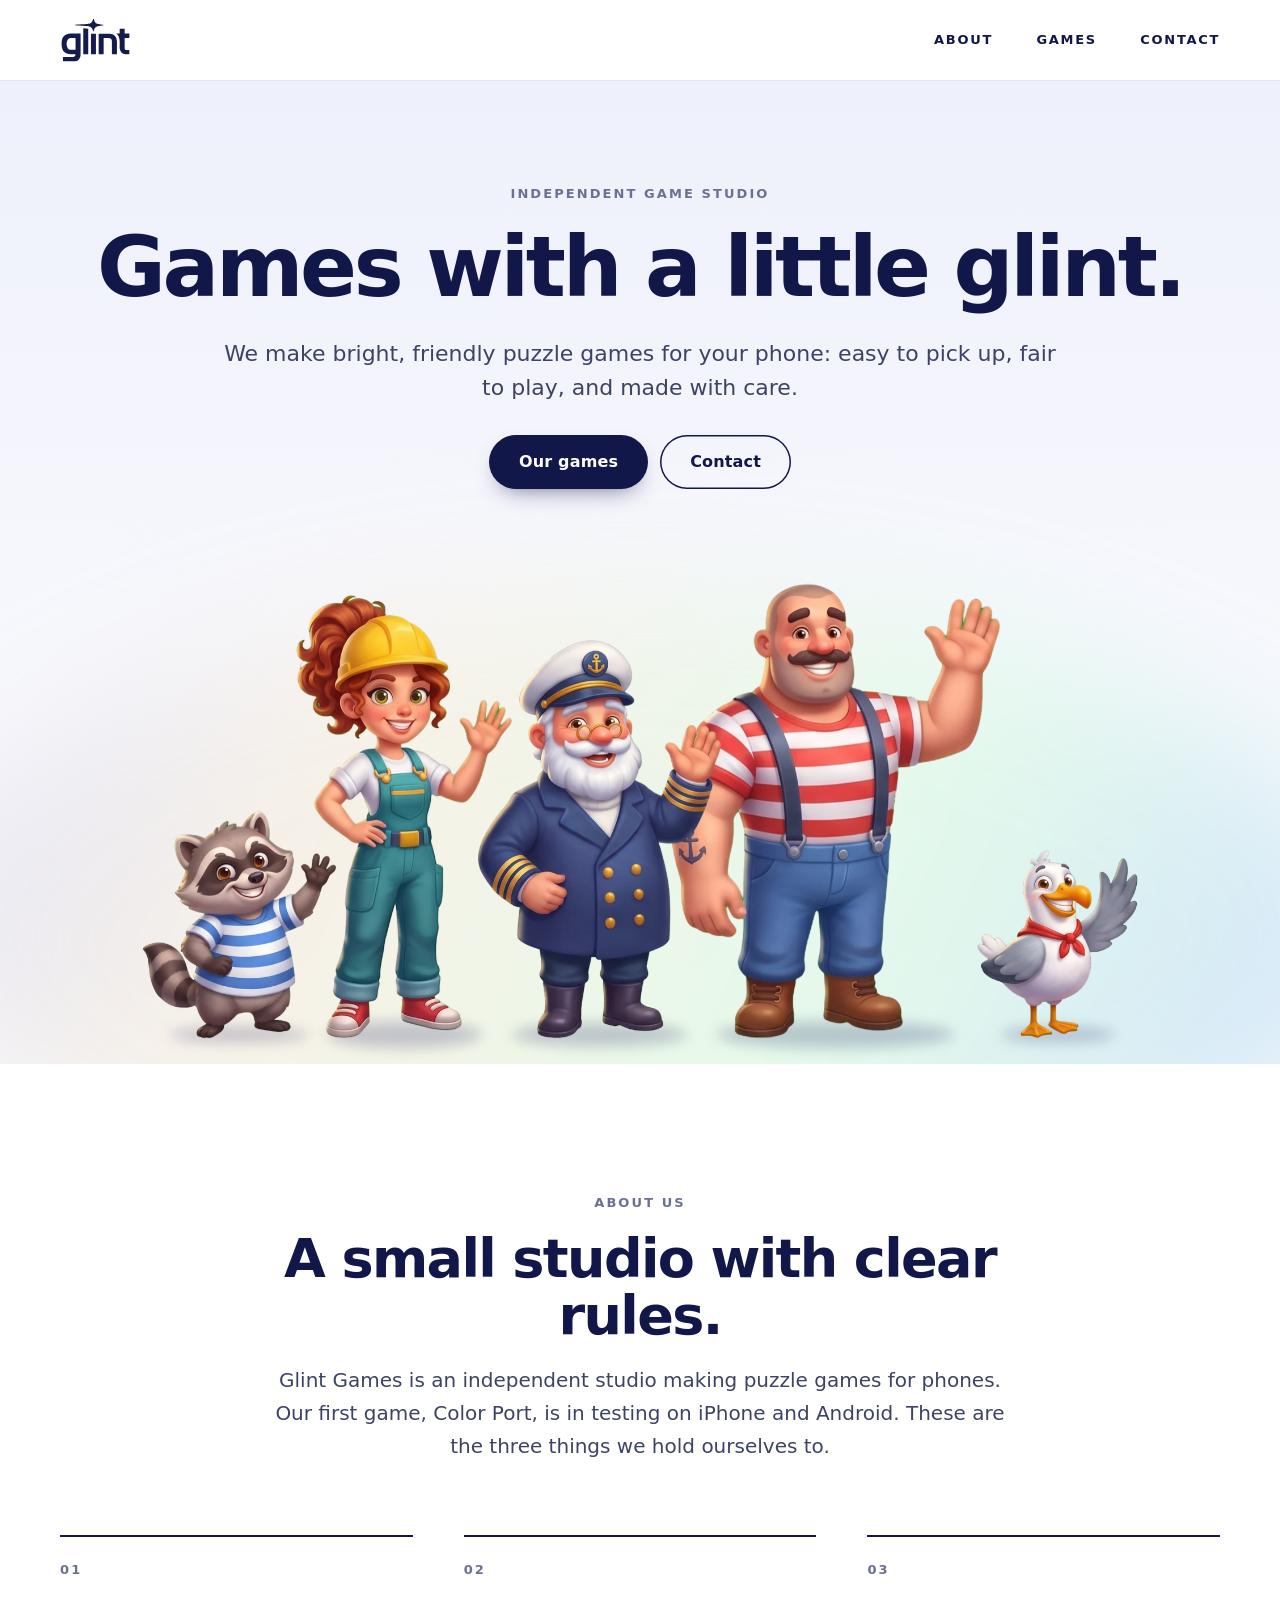
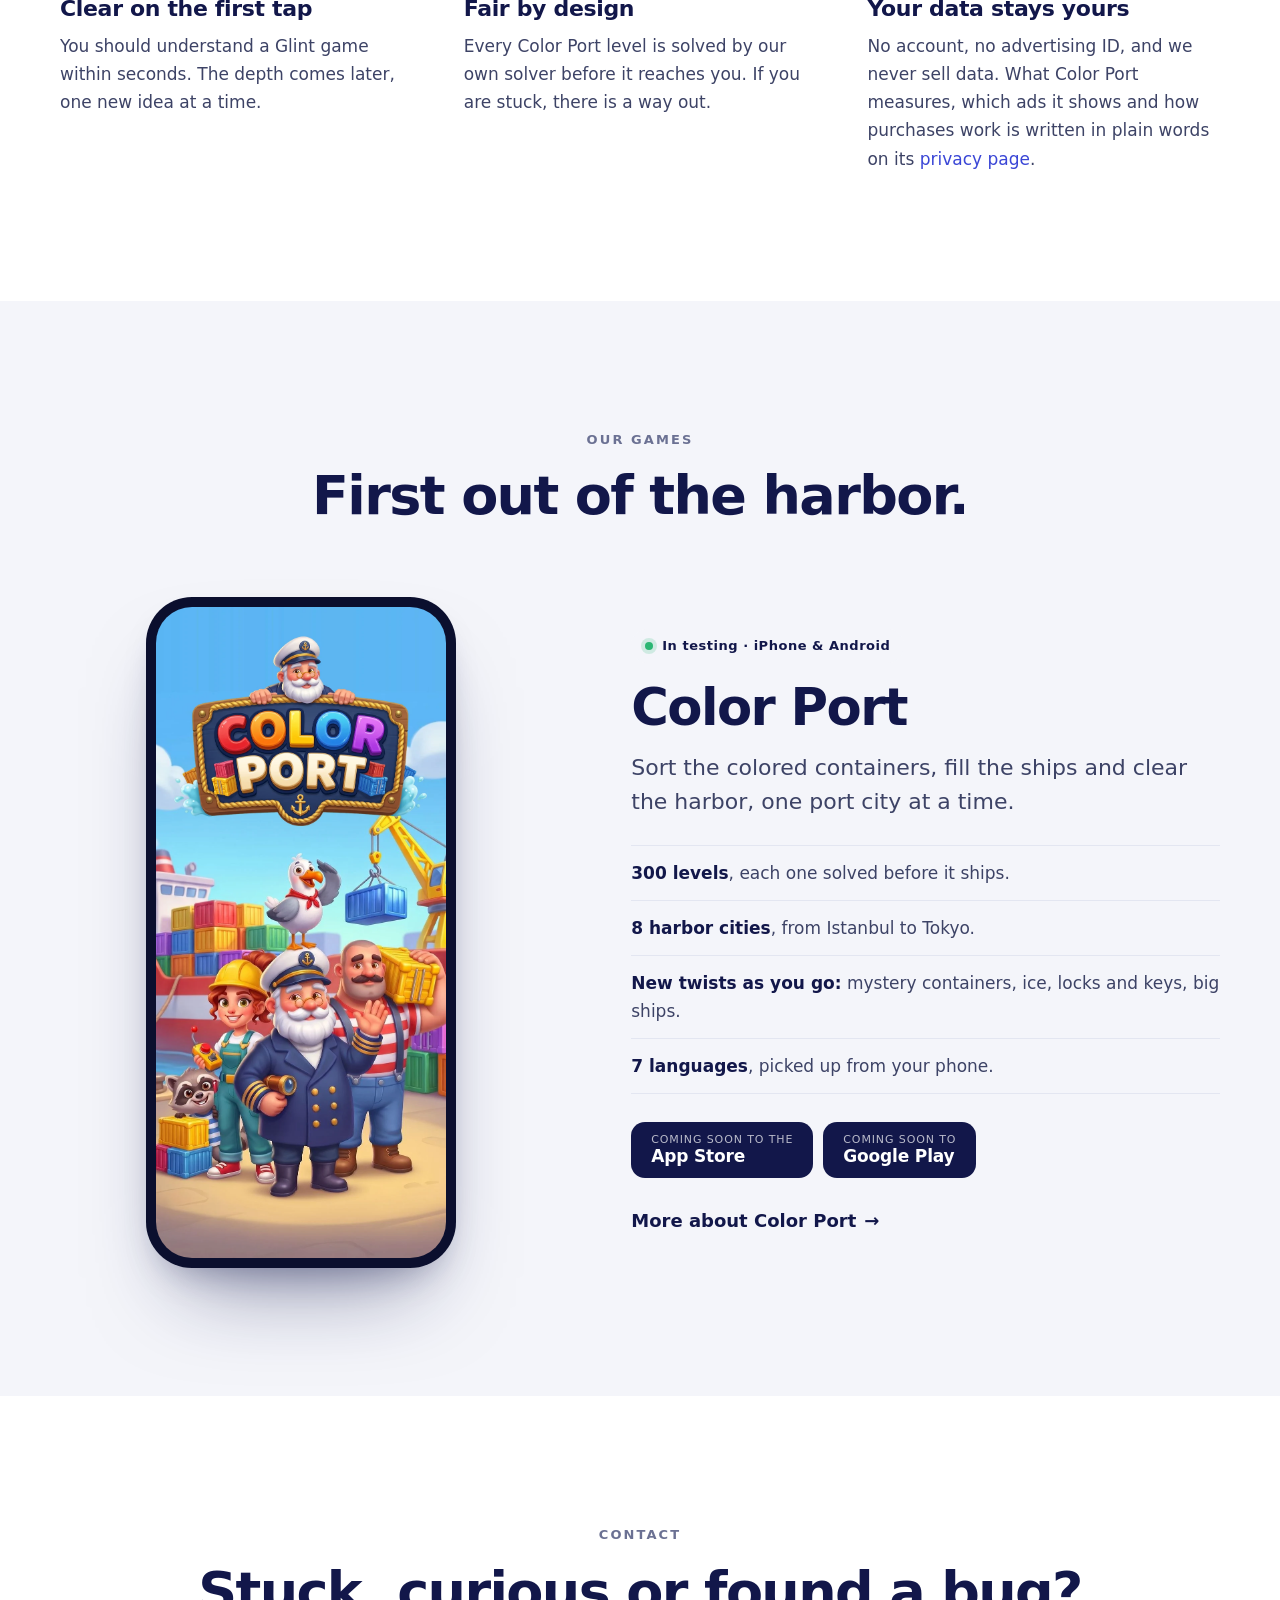
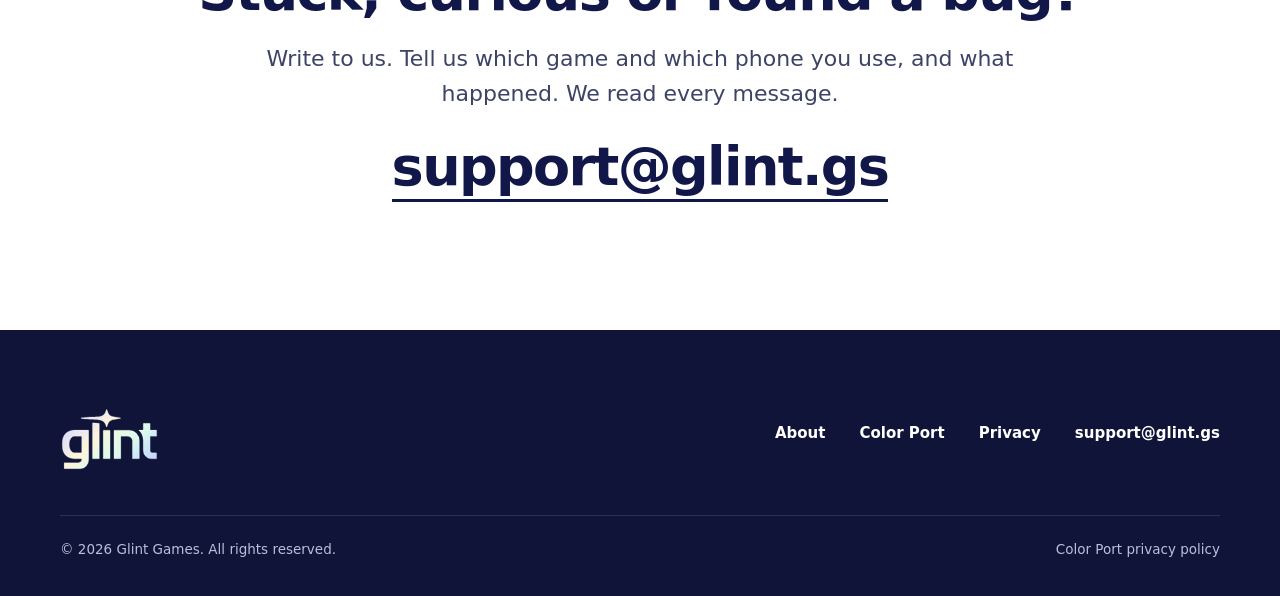
<file: index.html>
<!doctype html>
<html lang="en">
<head>
<meta charset="utf-8">
<meta name="viewport" content="width=device-width, initial-scale=1">
<title>Glint Games — puzzle games made with care</title>
<meta name="description" content="Glint Games is an independent studio making bright, friendly puzzle games for your phone. Our first game is Color Port.">
<link rel="canonical" href="https://glint.gs/">
<link rel="icon" href="/assets/glint-mark.svg" type="image/svg+xml">
<link rel="icon" href="/assets/favicon.png" type="image/png">
<link rel="apple-touch-icon" href="/assets/apple-touch-icon.png">
<meta name="theme-color" content="#ffffff">
<meta property="og:type" content="website">
<meta property="og:site_name" content="Glint Games">
<meta property="og:title" content="Glint Games — puzzle games made with care">
<meta property="og:description" content="Glint Games is an independent studio making bright, friendly puzzle games for your phone. Our first game is Color Port.">
<meta property="og:url" content="https://glint.gs/">
<meta property="og:image" content="https://glint.gs/assets/og.jpg">
<meta name="twitter:card" content="summary_large_image">
<script>document.documentElement.className = 'js';</script>
<link rel="stylesheet" href="/assets/site.css">
</head>
<body>
<a class="skip" href="#main">Skip to content</a>
<header class="top">
  <div class="wrap bar">
    <a class="brand" href="/" aria-label="Glint Games, home"><img src="/assets/glint-logo-light.svg" alt="Glint Games" width="1041" height="674"></a>
    <nav class="nav" aria-label="Main">
      <a href="/#about">About</a>
      <a href="/#games">Games</a>
      <a href="/#contact">Contact</a>
    </nav>
  </div>
</header>

<main id="main">
  <div class="hero">
    <div class="wrap">
      <p class="eyebrow">Independent game studio</p>
      <h1>Games with a little glint.</h1>
      <p class="lead">We make bright, friendly puzzle games for your phone: easy to pick up, fair to play, and made with care.</p>
      <div class="btns">
        <a class="btn primary" href="#games">Our games</a>
        <a class="btn ghost" href="#contact">Contact</a>
      </div>
      <img class="crew" src="/assets/crew.webp" srcset="/assets/crew-900.webp 900w, /assets/crew.webp 1834w" sizes="(max-width: 560px) 106vw, (max-width: 1100px) 94vw, 1040px" width="1834" height="900" alt="The crew of Color Port waving: Rocco the raccoon, Mia the crane engineer, Captain Otto, Bruno the dock worker and Pip the seagull.">
    </div>
  </div>

  <section id="about">
    <div class="wrap">
      <div class="head rise">
        <p class="eyebrow">About us</p>
        <h2>A small studio with clear rules.</h2>
        <p>Glint Games is an independent studio making puzzle games for phones. Our first game, Color Port, is in testing on iPhone and Android. These are the three things we hold ourselves to.</p>
      </div>
      <div class="rules">
        <div class="rule rise"><span class="num">01</span><h3>Clear on the first tap</h3><p>You should understand a Glint game within seconds. The depth comes later, one new idea at a time.</p></div>
        <div class="rule rise"><span class="num">02</span><h3>Fair by design</h3><p>Every Color Port level is solved by our own solver before it reaches you. If you are stuck, there is a way out.</p></div>
        <div class="rule rise"><span class="num">03</span><h3>Your data stays yours</h3><p>No account, no advertising ID, and we never sell data. What Color Port measures, which ads it shows and how purchases work is written in plain words on its <a href="/color-port/privacy/">privacy page</a>.</p></div>
      </div>
    </div>
  </section>

  <section id="games" class="band">
    <div class="wrap">
      <div class="head rise">
        <p class="eyebrow">Our games</p>
        <h2>First out of the harbor.</h2>
      </div>
      <div class="game">
        <div class="art rise"><div class="phone"><img src="/color-port/key.webp" width="900" height="1950" loading="lazy" alt="The opening screen of Color Port: the title sign above the crew standing on the quay."></div></div>
        <div class="rise">
          <span class="chip">In testing · iPhone &amp; Android</span>
          <h3>Color Port</h3>
          <p class="lead">Sort the colored containers, fill the ships and clear the harbor, one port city at a time.</p>
          <ul class="facts">
            <li><strong>300 levels</strong>, each one solved before it ships.</li>
            <li><strong>8 harbor cities</strong>, from Istanbul to Tokyo.</li>
            <li><strong>New twists as you go:</strong> mystery containers, ice, locks and keys, big ships.</li>
            <li><strong>7 languages</strong>, picked up from your phone.</li>
          </ul>
          <div class="stores" aria-label="Where it will be available">
            <span class="store"><small>Coming soon to the</small><b>App Store</b></span>
            <span class="store"><small>Coming soon to</small><b>Google Play</b></span>
          </div>
          <p style="margin-top:28px"><a class="more" href="/color-port/">More about Color Port</a></p>
        </div>
      </div>
    </div>
  </section>

  <section id="contact" class="contact">
    <div class="wrap rise">
      <p class="eyebrow">Contact</p>
      <h2>Stuck, curious or found a bug?</h2>
      <p class="lead" style="margin:22px auto 0">Write to us. Tell us which game and which phone you use, and what happened. We read every message.</p>
      <a class="mail" href="mailto:support@glint.gs">support@glint.gs</a>
    </div>
  </section>
</main>

<footer>
  <div class="wrap">
    <div class="foot">
      <a href="/" aria-label="Glint Games, home"><img src="/assets/glint-logo-dark.svg" alt="Glint Games" width="1041" height="674" loading="lazy"></a>
      <nav aria-label="Footer">
        <a href="/#about">About</a>
        <a href="/color-port/">Color Port</a>
        <a href="/privacy/">Privacy</a>
        <a href="mailto:support@glint.gs">support@glint.gs</a>
      </nav>
    </div>
    <div class="legal">
      <span>© 2026 Glint Games. All rights reserved.</span>
      <a href="/color-port/privacy/" style="color:inherit">Color Port privacy policy</a>
    </div>
  </div>
</footer>
<script>(() => { const els = document.querySelectorAll('.rise'); if (!('IntersectionObserver' in window)) { els.forEach((e) => e.classList.add('in')); return; } const io = new IntersectionObserver((es) => es.forEach((e) => { if (e.isIntersecting) { e.target.classList.add('in'); io.unobserve(e.target); } }), { rootMargin: '0px 0px -8% 0px' }); els.forEach((e) => io.observe(e)); })();</script>
</body>
</html>
</file>
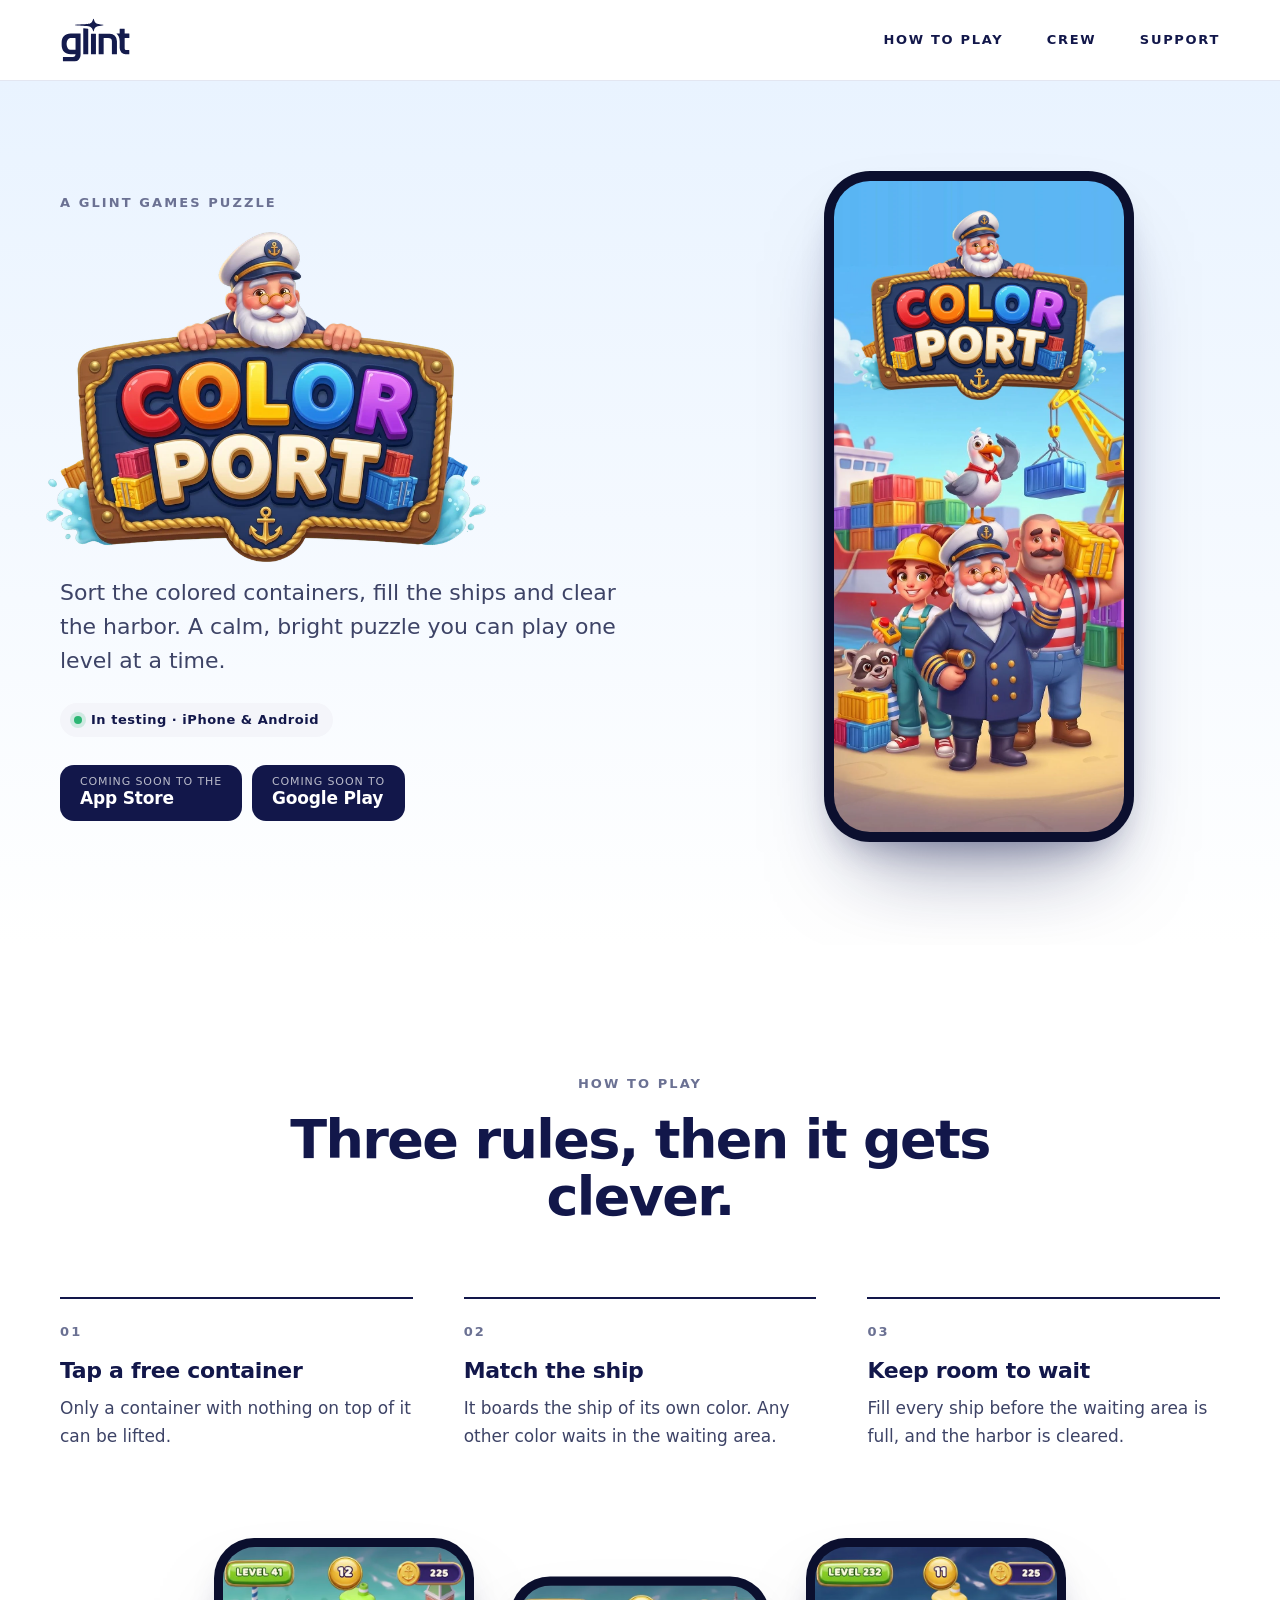
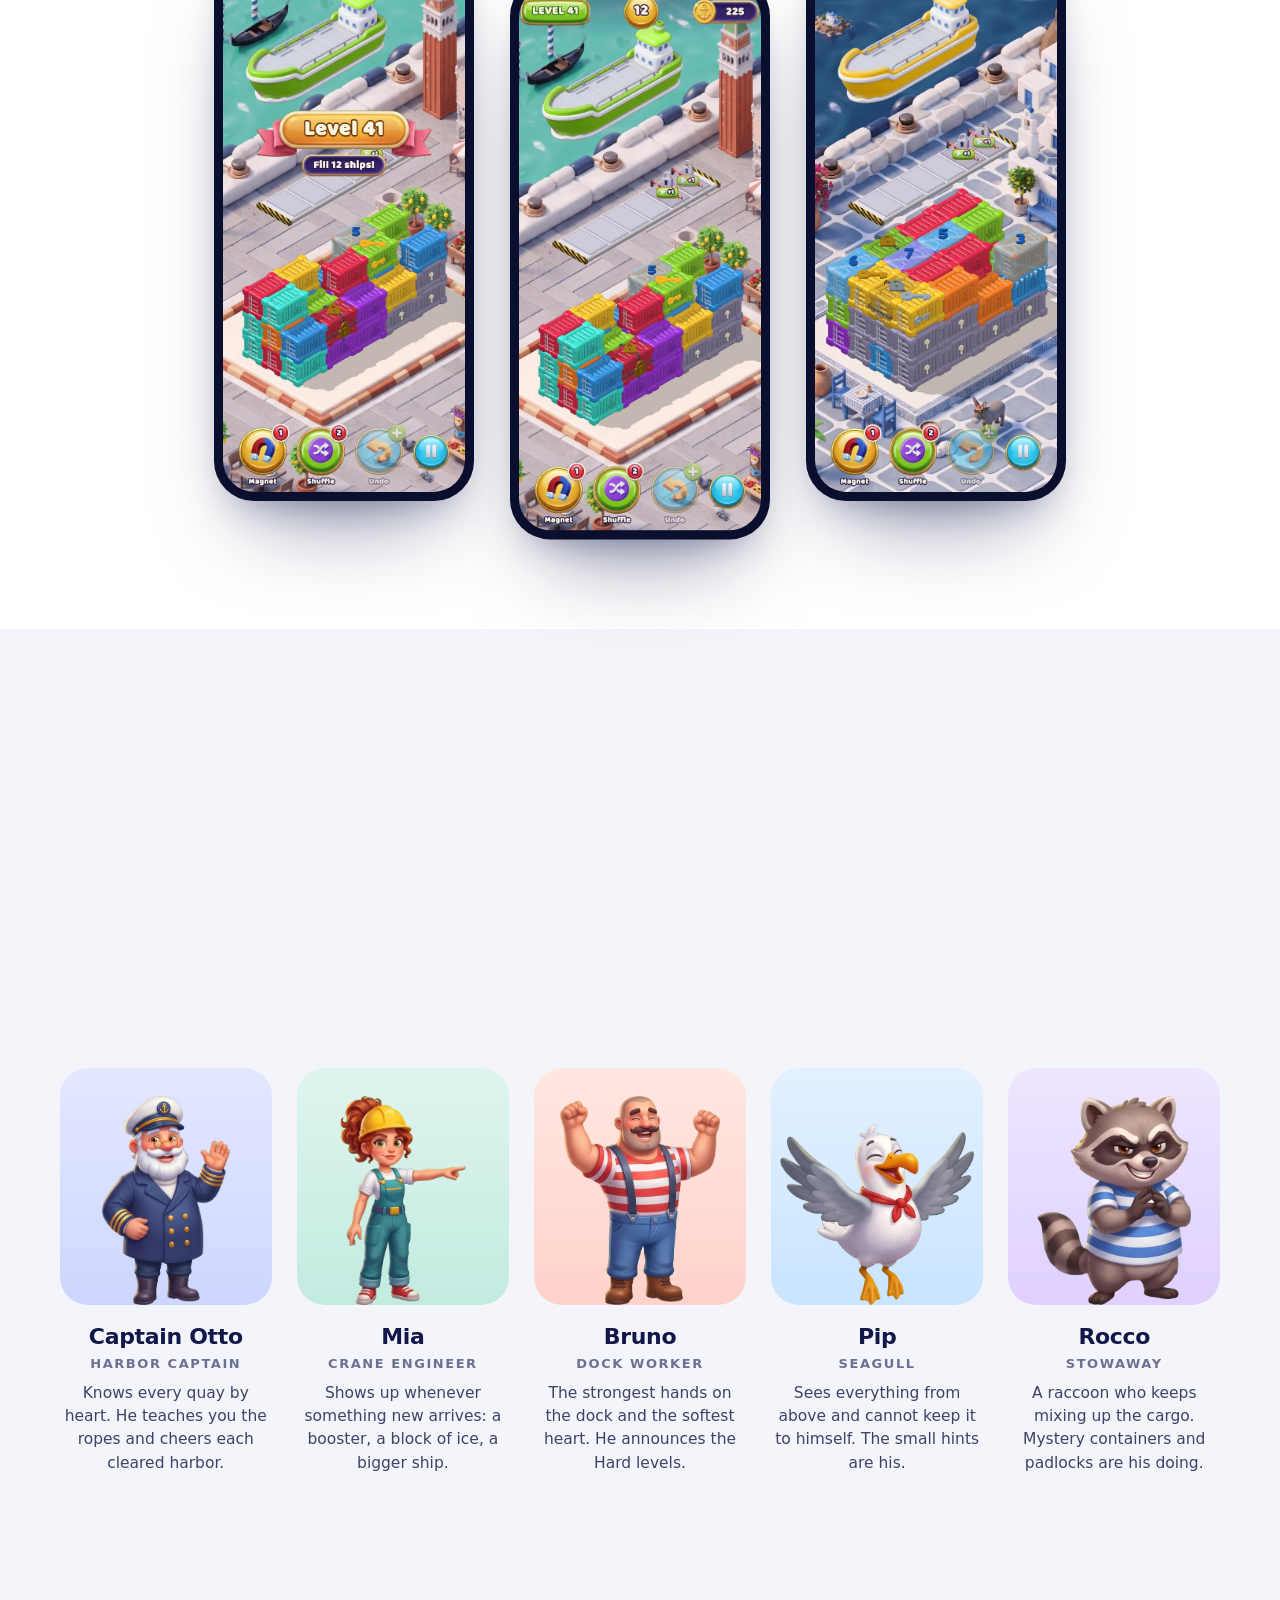
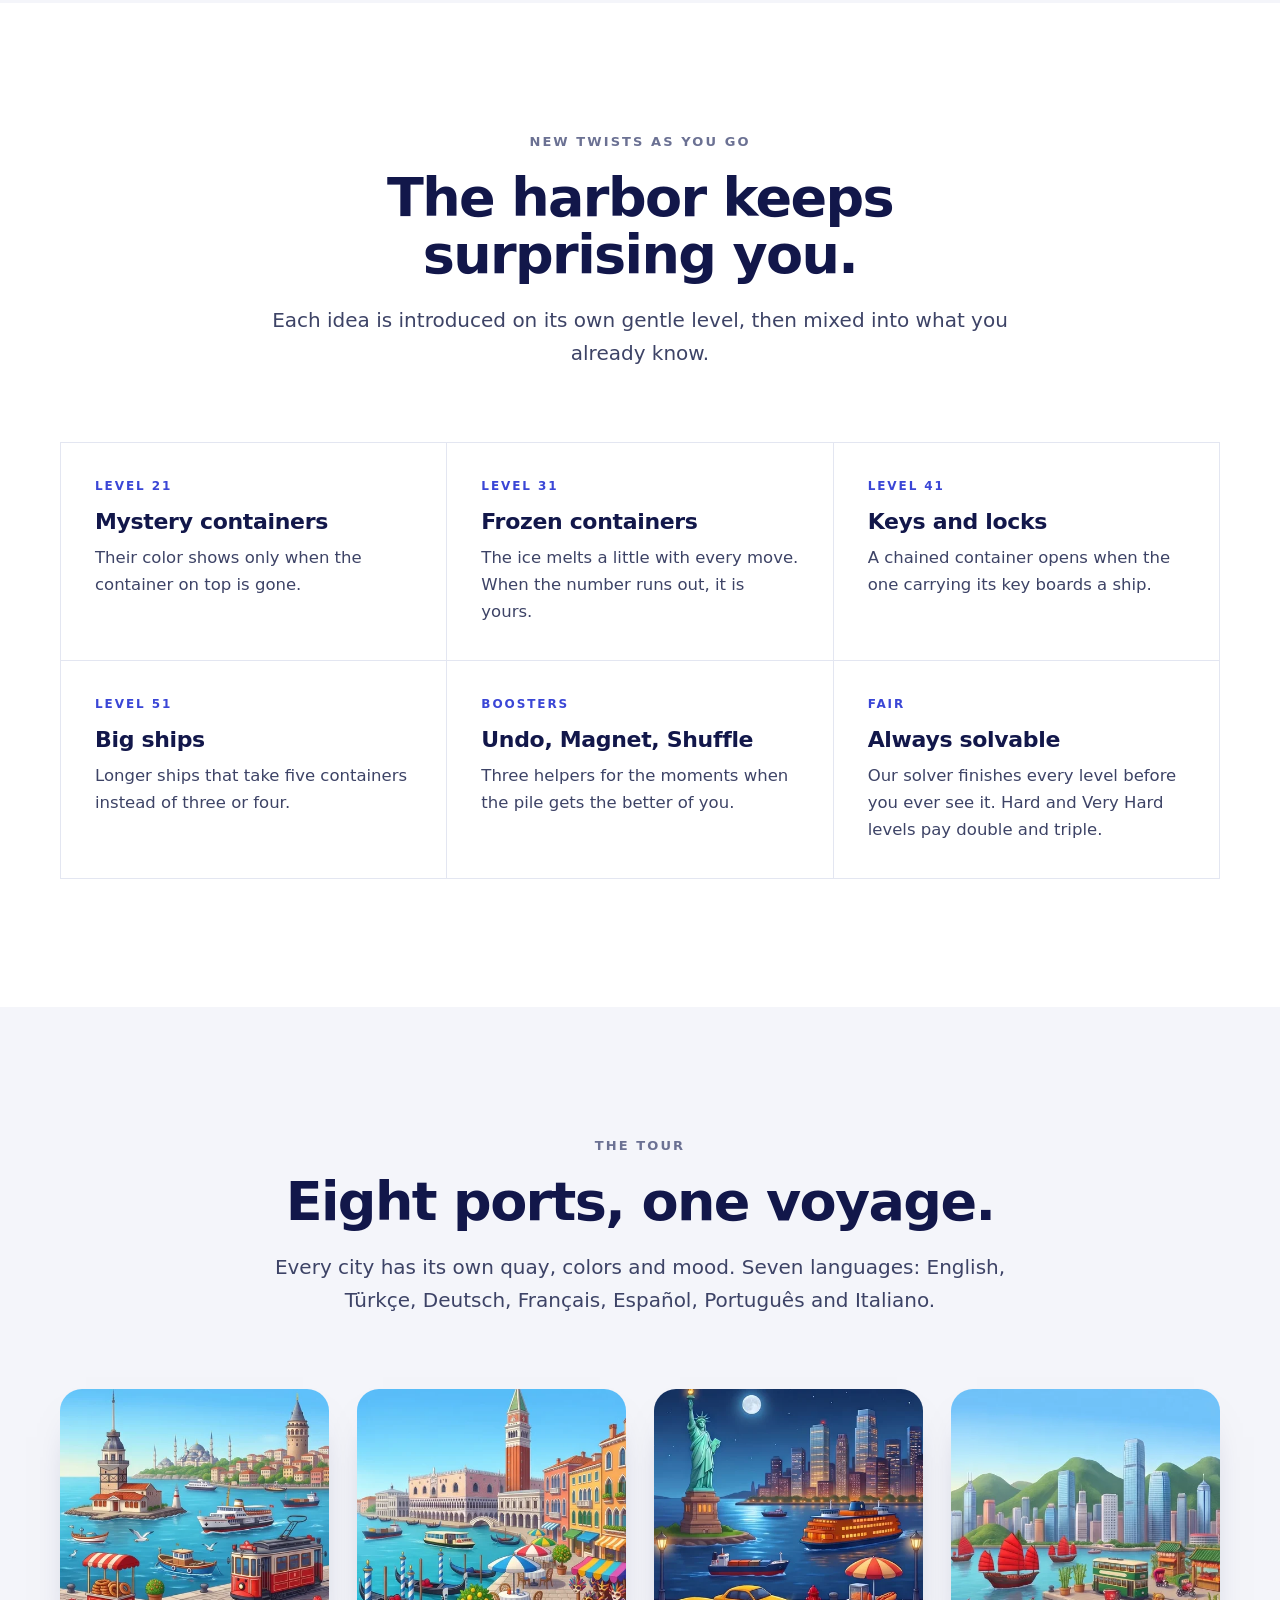
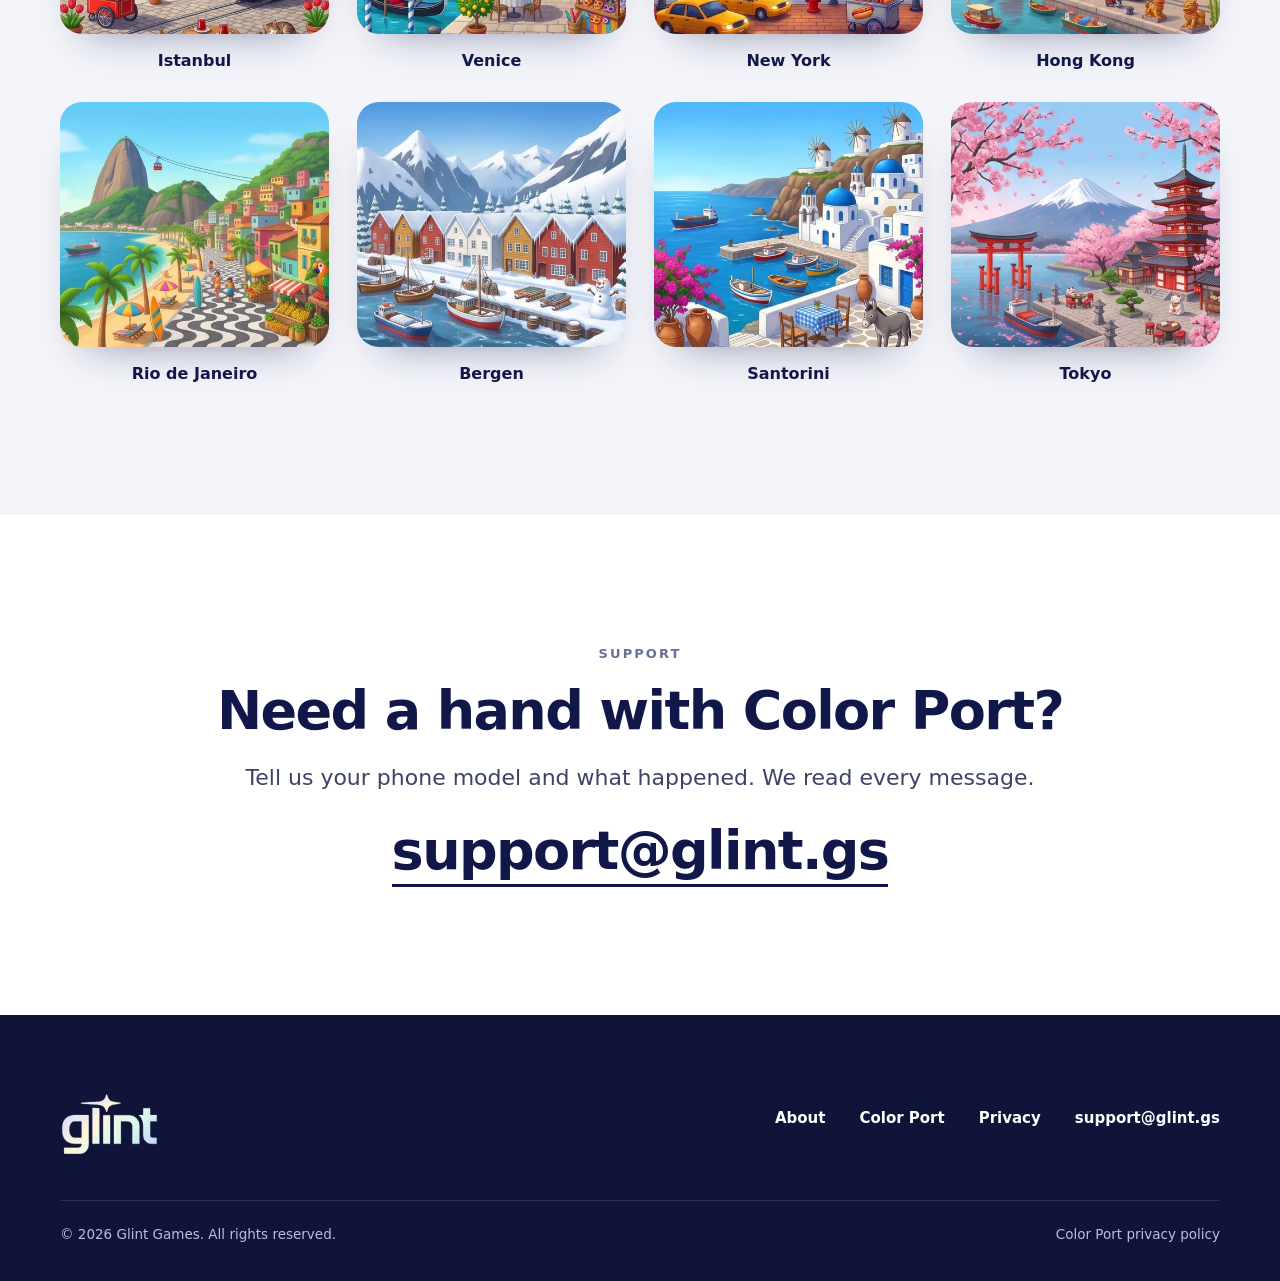
<file: color-port/index.html>
<!doctype html>
<html lang="en">
<head>
<meta charset="utf-8">
<meta name="viewport" content="width=device-width, initial-scale=1">
<title>Color Port — a harbor puzzle by Glint Games</title>
<meta name="description" content="Color Port: sort the colored containers, fill the ships and clear the harbor. 300 levels across 8 port cities. A puzzle game by Glint Games.">
<link rel="canonical" href="https://glint.gs/color-port/">
<link rel="icon" href="/assets/glint-mark.svg" type="image/svg+xml">
<link rel="icon" href="/assets/favicon.png" type="image/png">
<link rel="apple-touch-icon" href="/assets/apple-touch-icon.png">
<meta name="theme-color" content="#ffffff">
<meta property="og:type" content="website">
<meta property="og:site_name" content="Glint Games">
<meta property="og:title" content="Color Port — a harbor puzzle by Glint Games">
<meta property="og:description" content="Color Port: sort the colored containers, fill the ships and clear the harbor. 300 levels across 8 port cities. A puzzle game by Glint Games.">
<meta property="og:url" content="https://glint.gs/color-port/">
<meta property="og:image" content="https://glint.gs/assets/og.jpg">
<meta name="twitter:card" content="summary_large_image">
<script>document.documentElement.className = 'js';</script>
<link rel="stylesheet" href="/assets/site.css">
</head>
<body>
<a class="skip" href="#main">Skip to content</a>
<header class="top">
  <div class="wrap bar">
    <a class="brand" href="/" aria-label="Glint Games, home"><img src="/assets/glint-logo-light.svg" alt="Glint Games" width="1041" height="674"></a>
    <nav class="nav" aria-label="Main">
      <a href="#how">How to play</a>
      <a href="#crew">Crew</a>
      <a href="#support">Support</a>
    </nav>
  </div>
</header>

<main id="main">
  <div class="g-hero">
    <div class="wrap">
      <div class="game">
        <div>
          <p class="eyebrow">A Glint Games puzzle</p>
          <h1>Color Port</h1>
          <img class="logo" src="/color-port/logo.webp" width="760" height="571" alt="Color Port">
          <p class="lead">Sort the colored containers, fill the ships and clear the harbor. A calm, bright puzzle you can play one level at a time.</p>
          <p style="margin-top:24px"><span class="chip">In testing · iPhone &amp; Android</span></p>
          <div class="stores" aria-label="Where it will be available">
            <span class="store"><small>Coming soon to the</small><b>App Store</b></span>
            <span class="store"><small>Coming soon to</small><b>Google Play</b></span>
          </div>
        </div>
        <div class="art"><div class="phone"><img src="/color-port/key.webp" width="900" height="1950" alt="The opening screen of Color Port: the title sign above the crew standing on the quay."></div></div>
      </div>
    </div>
  </div>

  <section id="how">
    <div class="wrap">
      <div class="head rise">
        <p class="eyebrow">How to play</p>
        <h2>Three rules, then it gets clever.</h2>
      </div>
      <ol class="steps">
        <li class="rise"><strong>Tap a free container</strong>Only a container with nothing on top of it can be lifted.</li>
        <li class="rise"><strong>Match the ship</strong>It boards the ship of its own color. Any other color waits in the waiting area.</li>
        <li class="rise"><strong>Keep room to wait</strong>Fill every ship before the waiting area is full, and the harbor is cleared.</li>
      </ol>
      <div class="shots rise" style="margin-top:clamp(48px,7vw,88px)">
        <div class="phone"><img src="/color-port/shots/venice-start.webp" alt="Level 41 in Venice begins: fill 12 ships" width="640" height="1385" loading="lazy"></div>
        <div class="phone"><img src="/color-port/shots/venice.webp" alt="A level in Venice: a pile of colored containers on the quay and a green ship waiting" width="640" height="1385" loading="lazy"></div>
        <div class="phone"><img src="/color-port/shots/santorini.webp" alt="A level in Santorini with frozen, locked and mystery containers" width="640" height="1385" loading="lazy"></div>
      </div>
    </div>
  </section>

  <section id="crew" class="band">
    <div class="wrap">
      <div class="head rise">
        <p class="eyebrow">Meet the crew</p>
        <h2>Five characters keep the harbor running.</h2>
        <p>They greet you, explain what is new, and celebrate with you when the last ship sails.</p>
      </div>
      <div class="cast">
        <div class="member rise"><div class="pic"><img src="/color-port/crew/otto.webp" width="343" height="560" loading="lazy" alt="Captain Otto"></div><h3>Captain Otto</h3><p class="role">Harbor captain</p><p>Knows every quay by heart. He teaches you the ropes and cheers each cleared harbor.</p></div>
        <div class="member rise"><div class="pic"><img src="/color-port/crew/mia.webp" width="340" height="560" loading="lazy" alt="Mia"></div><h3>Mia</h3><p class="role">Crane engineer</p><p>Shows up whenever something new arrives: a booster, a block of ice, a bigger ship.</p></div>
        <div class="member rise"><div class="pic"><img src="/color-port/crew/bruno.webp" width="429" height="560" loading="lazy" alt="Bruno"></div><h3>Bruno</h3><p class="role">Dock worker</p><p>The strongest hands on the dock and the softest heart. He announces the Hard levels.</p></div>
        <div class="member rise"><div class="pic"><img src="/color-port/crew/pip.webp" width="560" height="521" loading="lazy" alt="Pip"></div><h3>Pip</h3><p class="role">Seagull</p><p>Sees everything from above and cannot keep it to himself. The small hints are his.</p></div>
        <div class="member rise"><div class="pic"><img src="/color-port/crew/rocco.webp" width="414" height="560" loading="lazy" alt="Rocco"></div><h3>Rocco</h3><p class="role">Stowaway</p><p>A raccoon who keeps mixing up the cargo. Mystery containers and padlocks are his doing.</p></div>
      </div>
    </div>
  </section>

  <section>
    <div class="wrap">
      <div class="head rise">
        <p class="eyebrow">New twists as you go</p>
        <h2>The harbor keeps surprising you.</h2>
        <p>Each idea is introduced on its own gentle level, then mixed into what you already know.</p>
      </div>
      <div class="grid3 rise">
        <div class="cell"><span class="num">LEVEL 21</span><h3>Mystery containers</h3><p>Their color shows only when the container on top is gone.</p></div>
        <div class="cell"><span class="num">LEVEL 31</span><h3>Frozen containers</h3><p>The ice melts a little with every move. When the number runs out, it is yours.</p></div>
        <div class="cell"><span class="num">LEVEL 41</span><h3>Keys and locks</h3><p>A chained container opens when the one carrying its key boards a ship.</p></div>
        <div class="cell"><span class="num">LEVEL 51</span><h3>Big ships</h3><p>Longer ships that take five containers instead of three or four.</p></div>
        <div class="cell"><span class="num">BOOSTERS</span><h3>Undo, Magnet, Shuffle</h3><p>Three helpers for the moments when the pile gets the better of you.</p></div>
        <div class="cell"><span class="num">FAIR</span><h3>Always solvable</h3><p>Our solver finishes every level before you ever see it. Hard and Very Hard levels pay double and triple.</p></div>
      </div>
    </div>
  </section>

  <section class="band">
    <div class="wrap">
      <div class="head rise">
        <p class="eyebrow">The tour</p>
        <h2>Eight ports, one voyage.</h2>
        <p>Every city has its own quay, colors and mood. Seven languages: English, Türkçe, Deutsch, Français, Español, Português and Italiano.</p>
      </div>
      <div class="ports rise">
        <figure><img src="/color-port/cities/istanbul.webp" width="480" height="437" loading="lazy" alt="Istanbul harbor postcard from Color Port"><figcaption>Istanbul</figcaption></figure>
        <figure><img src="/color-port/cities/venice.webp" width="480" height="437" loading="lazy" alt="Venice harbor postcard from Color Port"><figcaption>Venice</figcaption></figure>
        <figure><img src="/color-port/cities/newyork.webp" width="480" height="437" loading="lazy" alt="New York harbor postcard from Color Port"><figcaption>New York</figcaption></figure>
        <figure><img src="/color-port/cities/hongkong.webp" width="480" height="437" loading="lazy" alt="Hong Kong harbor postcard from Color Port"><figcaption>Hong Kong</figcaption></figure>
        <figure><img src="/color-port/cities/rio.webp" width="480" height="437" loading="lazy" alt="Rio de Janeiro harbor postcard from Color Port"><figcaption>Rio de Janeiro</figcaption></figure>
        <figure><img src="/color-port/cities/bergen.webp" width="480" height="437" loading="lazy" alt="Bergen harbor postcard from Color Port"><figcaption>Bergen</figcaption></figure>
        <figure><img src="/color-port/cities/santorini.webp" width="480" height="437" loading="lazy" alt="Santorini harbor postcard from Color Port"><figcaption>Santorini</figcaption></figure>
        <figure><img src="/color-port/cities/tokyo.webp" width="480" height="437" loading="lazy" alt="Tokyo harbor postcard from Color Port"><figcaption>Tokyo</figcaption></figure>
      </div>
    </div>
  </section>

  <section id="support" class="contact">
    <div class="wrap rise">
      <p class="eyebrow">Support</p>
      <h2>Need a hand with Color Port?</h2>
      <p class="lead" style="margin:22px auto 0">Tell us your phone model and what happened. We read every message.</p>
      <a class="mail" href="mailto:support@glint.gs?subject=Color%20Port">support@glint.gs</a>
    </div>
  </section>
</main>

<footer>
  <div class="wrap">
    <div class="foot">
      <a href="/" aria-label="Glint Games, home"><img src="/assets/glint-logo-dark.svg" alt="Glint Games" width="1041" height="674" loading="lazy"></a>
      <nav aria-label="Footer">
        <a href="/#about">About</a>
        <a href="/color-port/">Color Port</a>
        <a href="/privacy/">Privacy</a>
        <a href="mailto:support@glint.gs">support@glint.gs</a>
      </nav>
    </div>
    <div class="legal">
      <span>© 2026 Glint Games. All rights reserved.</span>
      <a href="/color-port/privacy/" style="color:inherit">Color Port privacy policy</a>
    </div>
  </div>
</footer>
<script>(() => { const els = document.querySelectorAll('.rise'); if (!('IntersectionObserver' in window)) { els.forEach((e) => e.classList.add('in')); return; } const io = new IntersectionObserver((es) => es.forEach((e) => { if (e.isIntersecting) { e.target.classList.add('in'); io.unobserve(e.target); } }), { rootMargin: '0px 0px -8% 0px' }); els.forEach((e) => io.observe(e)); })();</script>
</body>
</html>
</file>
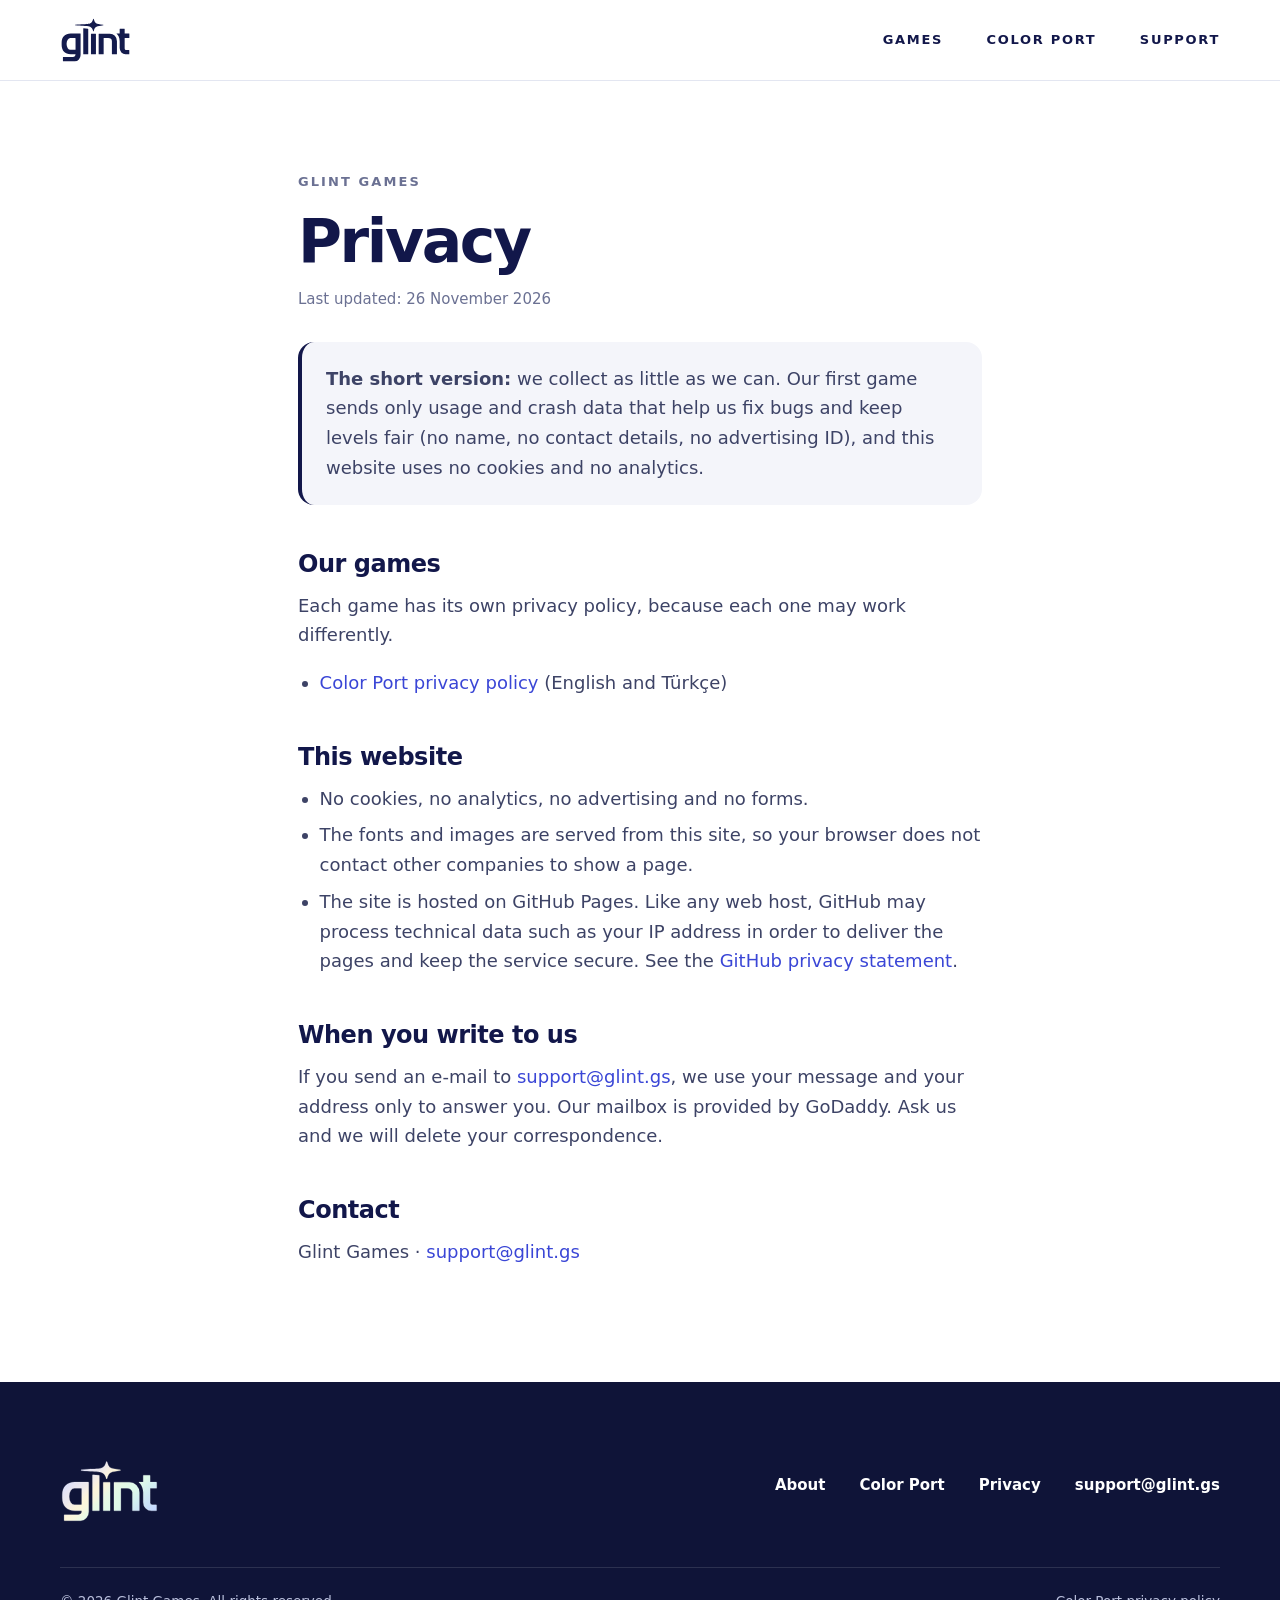
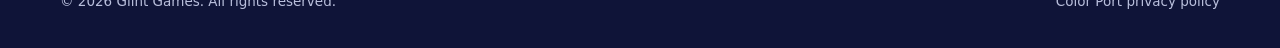
<file: privacy/index.html>
<!doctype html>
<html lang="en">
<head>
<meta charset="utf-8">
<meta name="viewport" content="width=device-width, initial-scale=1">
<title>Privacy — Glint Games</title>
<meta name="description" content="How Glint Games handles privacy: this website, our e-mail and the privacy policies of our games.">
<link rel="canonical" href="https://glint.gs/privacy/">
<link rel="icon" href="/assets/glint-mark.svg" type="image/svg+xml">
<link rel="icon" href="/assets/favicon.png" type="image/png">
<link rel="apple-touch-icon" href="/assets/apple-touch-icon.png">
<meta name="theme-color" content="#ffffff">
<script>document.documentElement.className = 'js';</script>
<link rel="stylesheet" href="/assets/site.css">
</head>
<body>
<a class="skip" href="#main">Skip to content</a>
<header class="top">
  <div class="wrap bar">
    <a class="brand" href="/" aria-label="Glint Games, home"><img src="/assets/glint-logo-light.svg" alt="Glint Games" width="1041" height="674"></a>
    <nav class="nav" aria-label="Main">
      <a href="/#games">Games</a>
      <a href="/color-port/">Color Port</a>
      <a href="mailto:support@glint.gs">Support</a>
    </nav>
  </div>
</header>

<main id="main" class="doc">
<p class="eyebrow">Glint Games</p>
<h1>Privacy</h1>
<p class="date">Last updated: 26 November 2026</p>

<div class="note"><p><strong>The short version:</strong> we collect as little as we can. Our first game sends only usage and crash data that help us fix bugs and keep levels fair (no name, no contact details, no advertising ID), and this website uses no cookies and no analytics.</p></div>

<h2>Our games</h2>
<p>Each game has its own privacy policy, because each one may work differently.</p>
<ul>
<li><a href="/color-port/privacy/">Color Port privacy policy</a> (English and Türkçe)</li>
</ul>

<h2>This website</h2>
<ul>
<li>No cookies, no analytics, no advertising and no forms.</li>
<li>The fonts and images are served from this site, so your browser does not contact other companies to show a page.</li>
<li>The site is hosted on GitHub Pages. Like any web host, GitHub may process technical data such as your IP address in order to deliver the pages and keep the service secure. See the <a href="https://docs.github.com/site-policy/privacy-policies/github-general-privacy-statement" rel="noopener">GitHub privacy statement</a>.</li>
</ul>

<h2>When you write to us</h2>
<p>If you send an e-mail to <a href="mailto:support@glint.gs">support@glint.gs</a>, we use your message and your address only to answer you. Our mailbox is provided by GoDaddy. Ask us and we will delete your correspondence.</p>

<h2>Contact</h2>
<p>Glint Games · <a href="mailto:support@glint.gs">support@glint.gs</a></p>
</main>

<footer>
  <div class="wrap">
    <div class="foot">
      <a href="/" aria-label="Glint Games, home"><img src="/assets/glint-logo-dark.svg" alt="Glint Games" width="1041" height="674" loading="lazy"></a>
      <nav aria-label="Footer">
        <a href="/#about">About</a>
        <a href="/color-port/">Color Port</a>
        <a href="/privacy/">Privacy</a>
        <a href="mailto:support@glint.gs">support@glint.gs</a>
      </nav>
    </div>
    <div class="legal">
      <span>© 2026 Glint Games. All rights reserved.</span>
      <a href="/color-port/privacy/" style="color:inherit">Color Port privacy policy</a>
    </div>
  </div>
</footer>
<script>(() => { const els = document.querySelectorAll('.rise'); if (!('IntersectionObserver' in window)) { els.forEach((e) => e.classList.add('in')); return; } const io = new IntersectionObserver((es) => es.forEach((e) => { if (e.isIntersecting) { e.target.classList.add('in'); io.unobserve(e.target); } }), { rootMargin: '0px 0px -8% 0px' }); els.forEach((e) => io.observe(e)); })();</script>
</body>
</html>
</file>
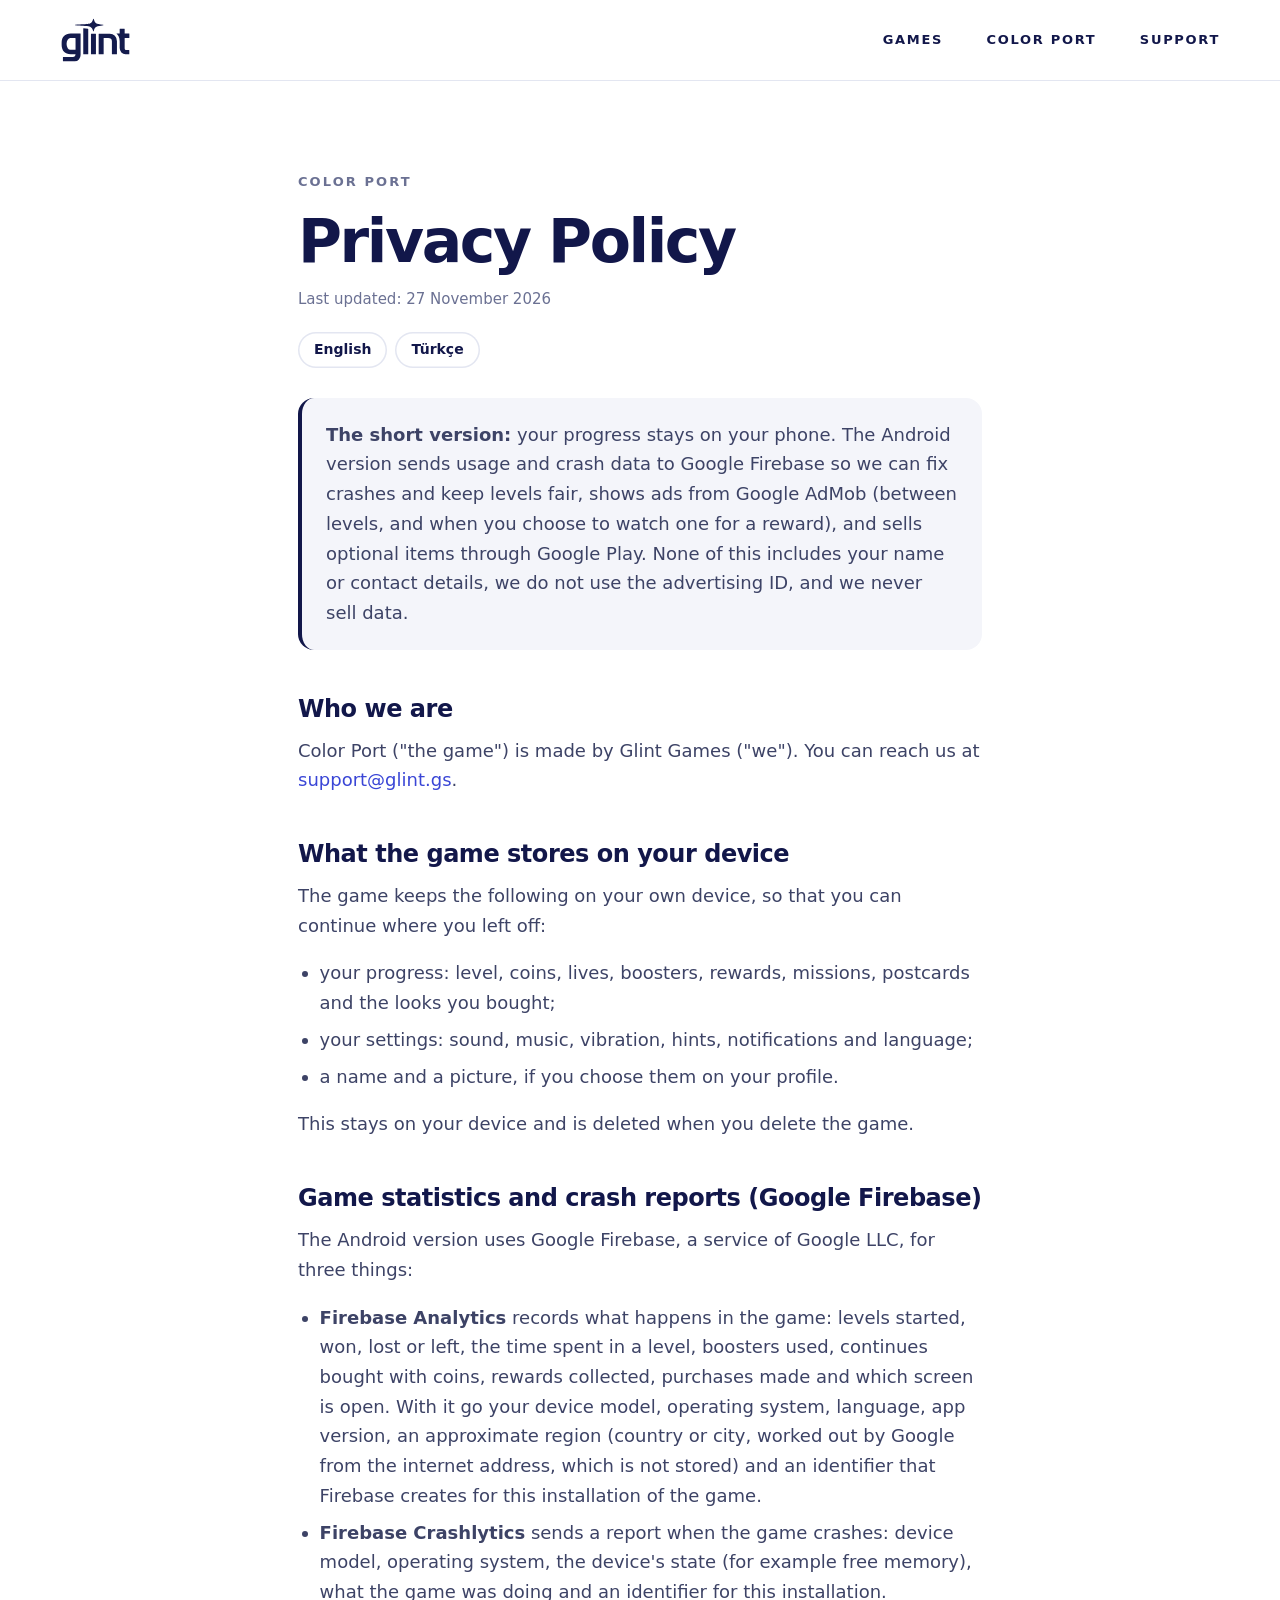
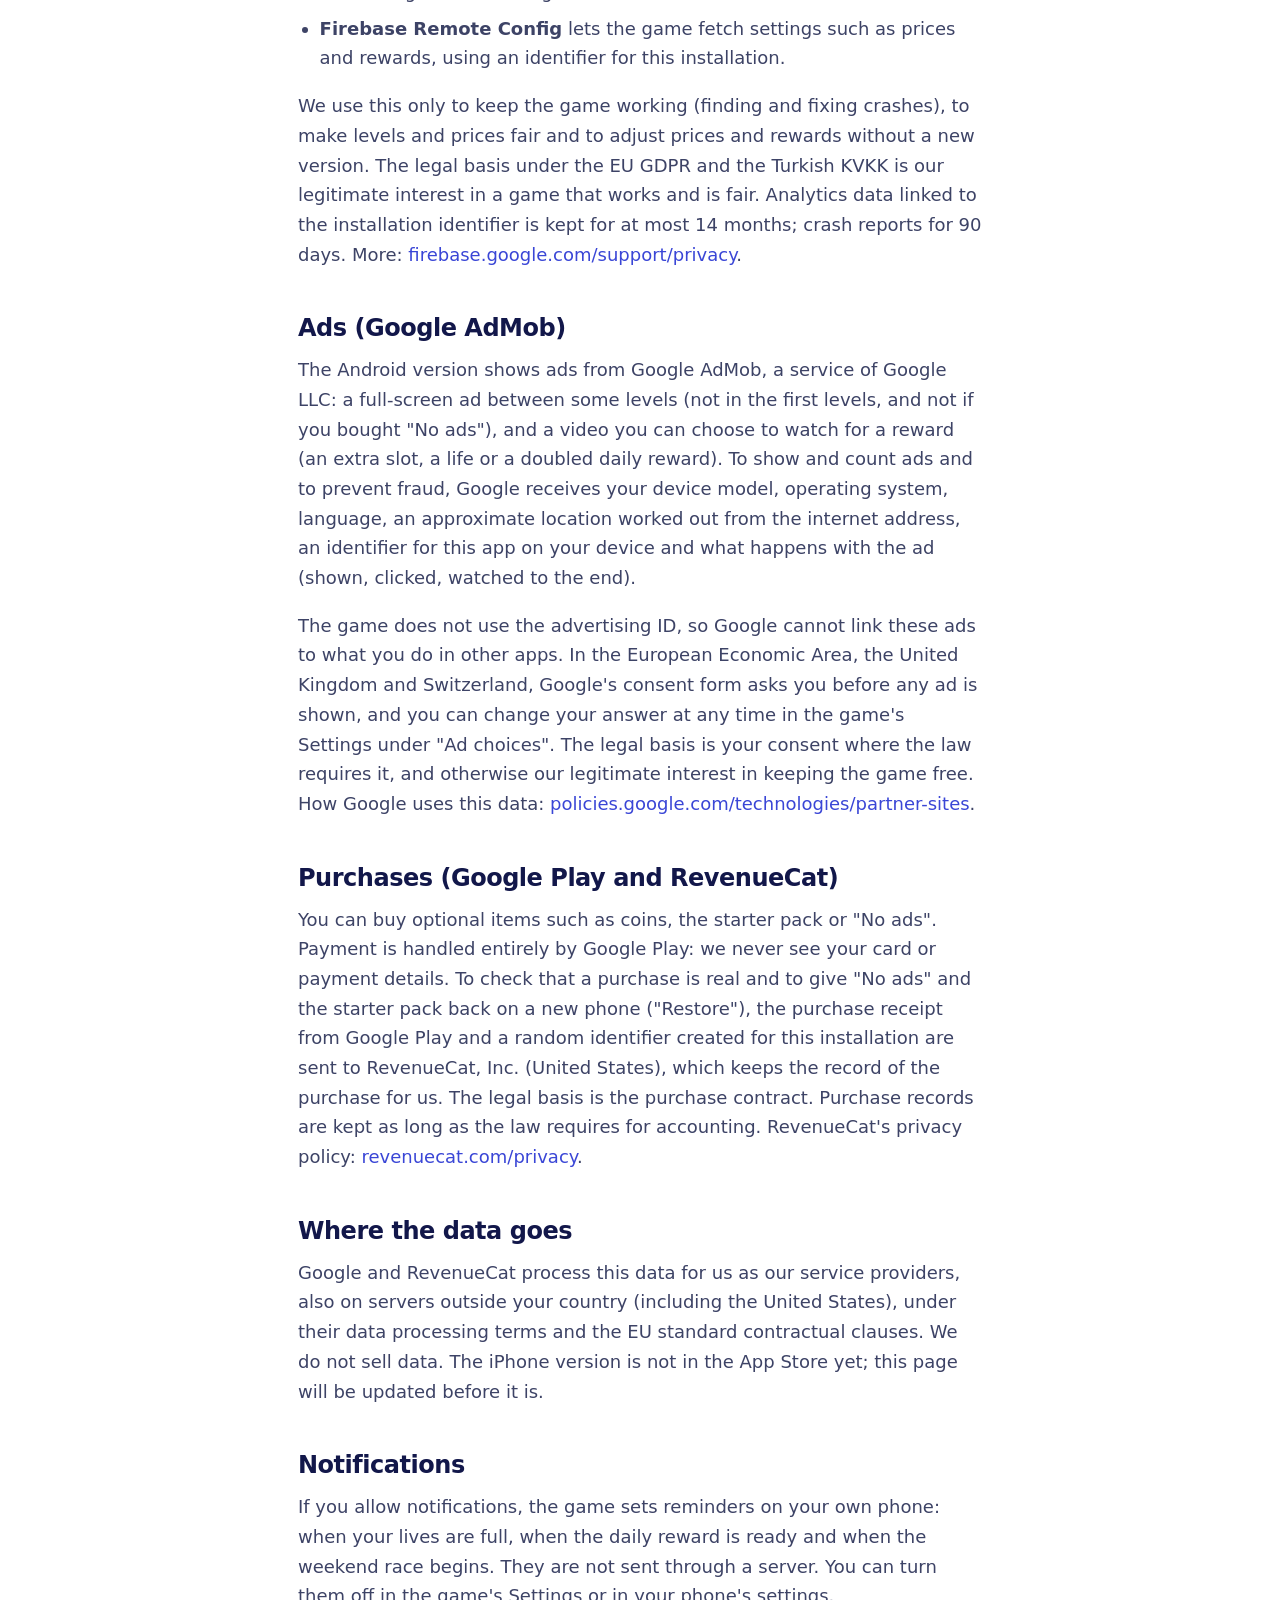
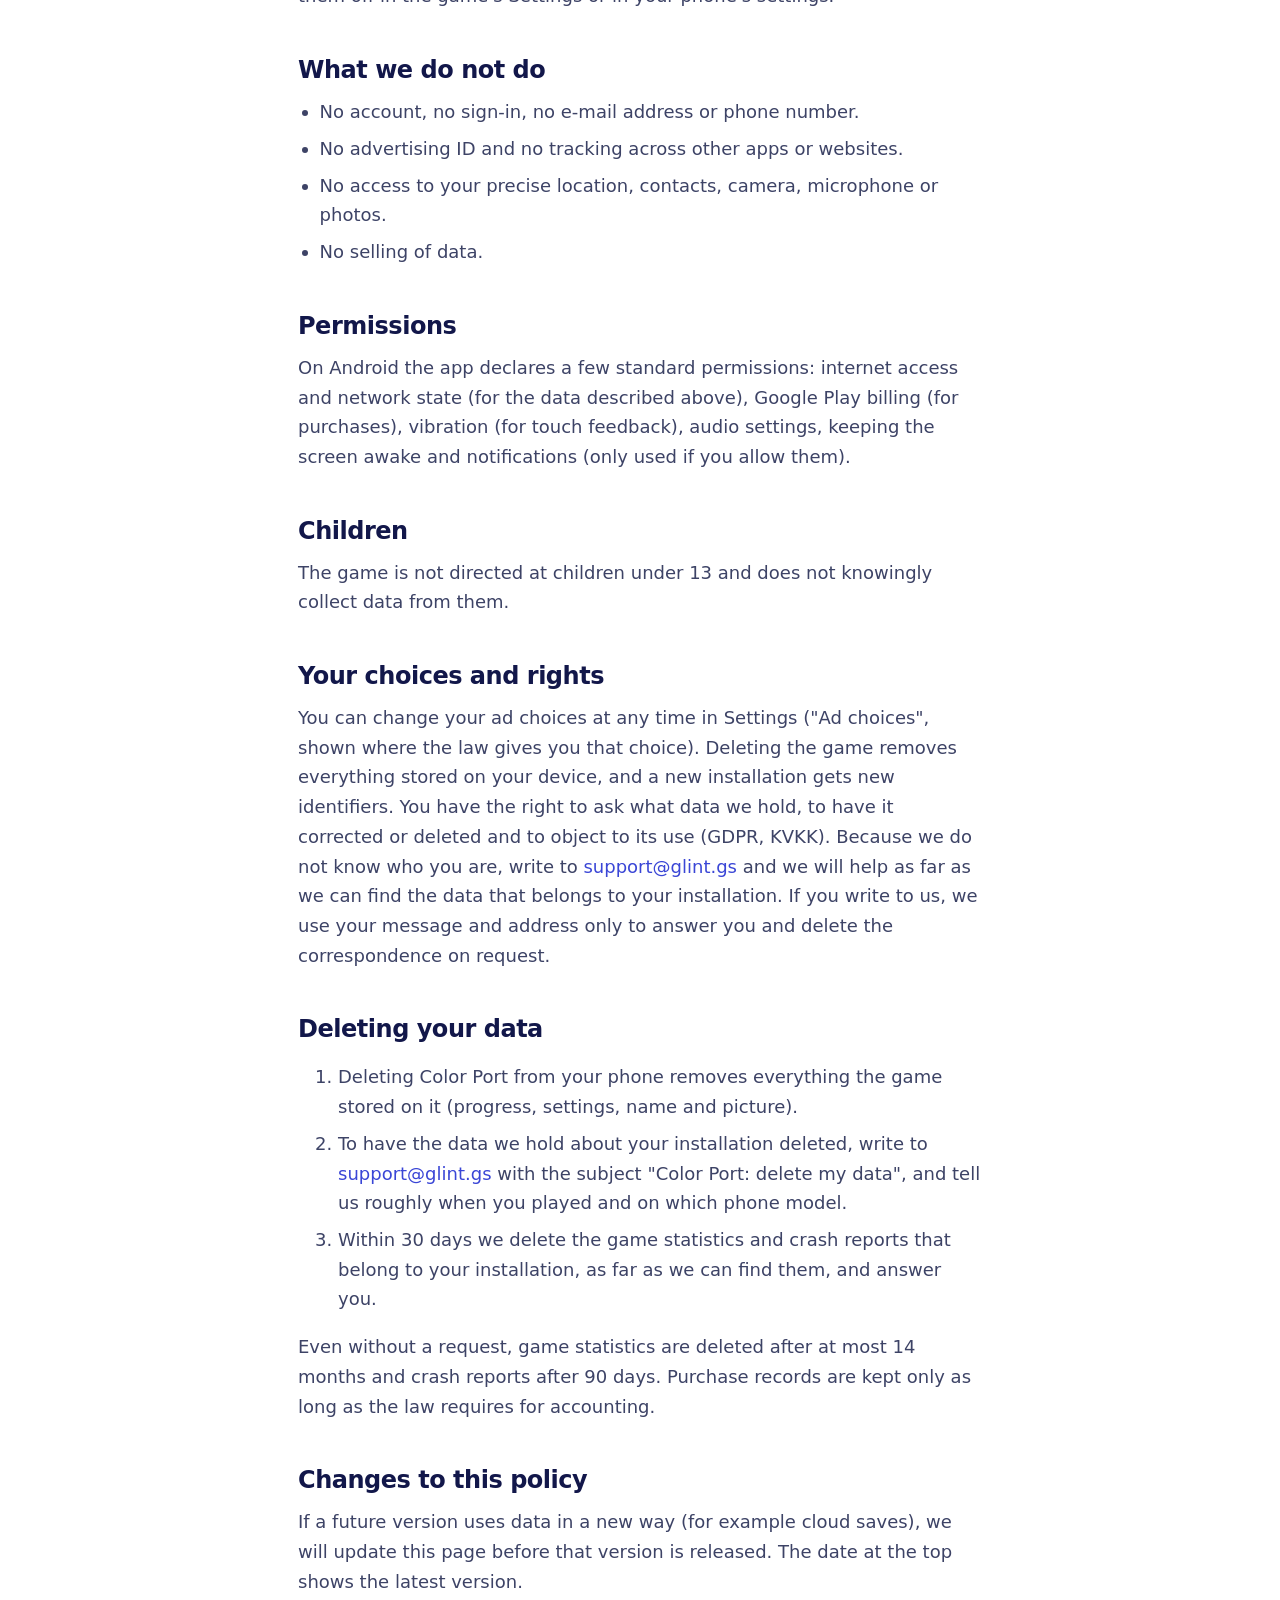
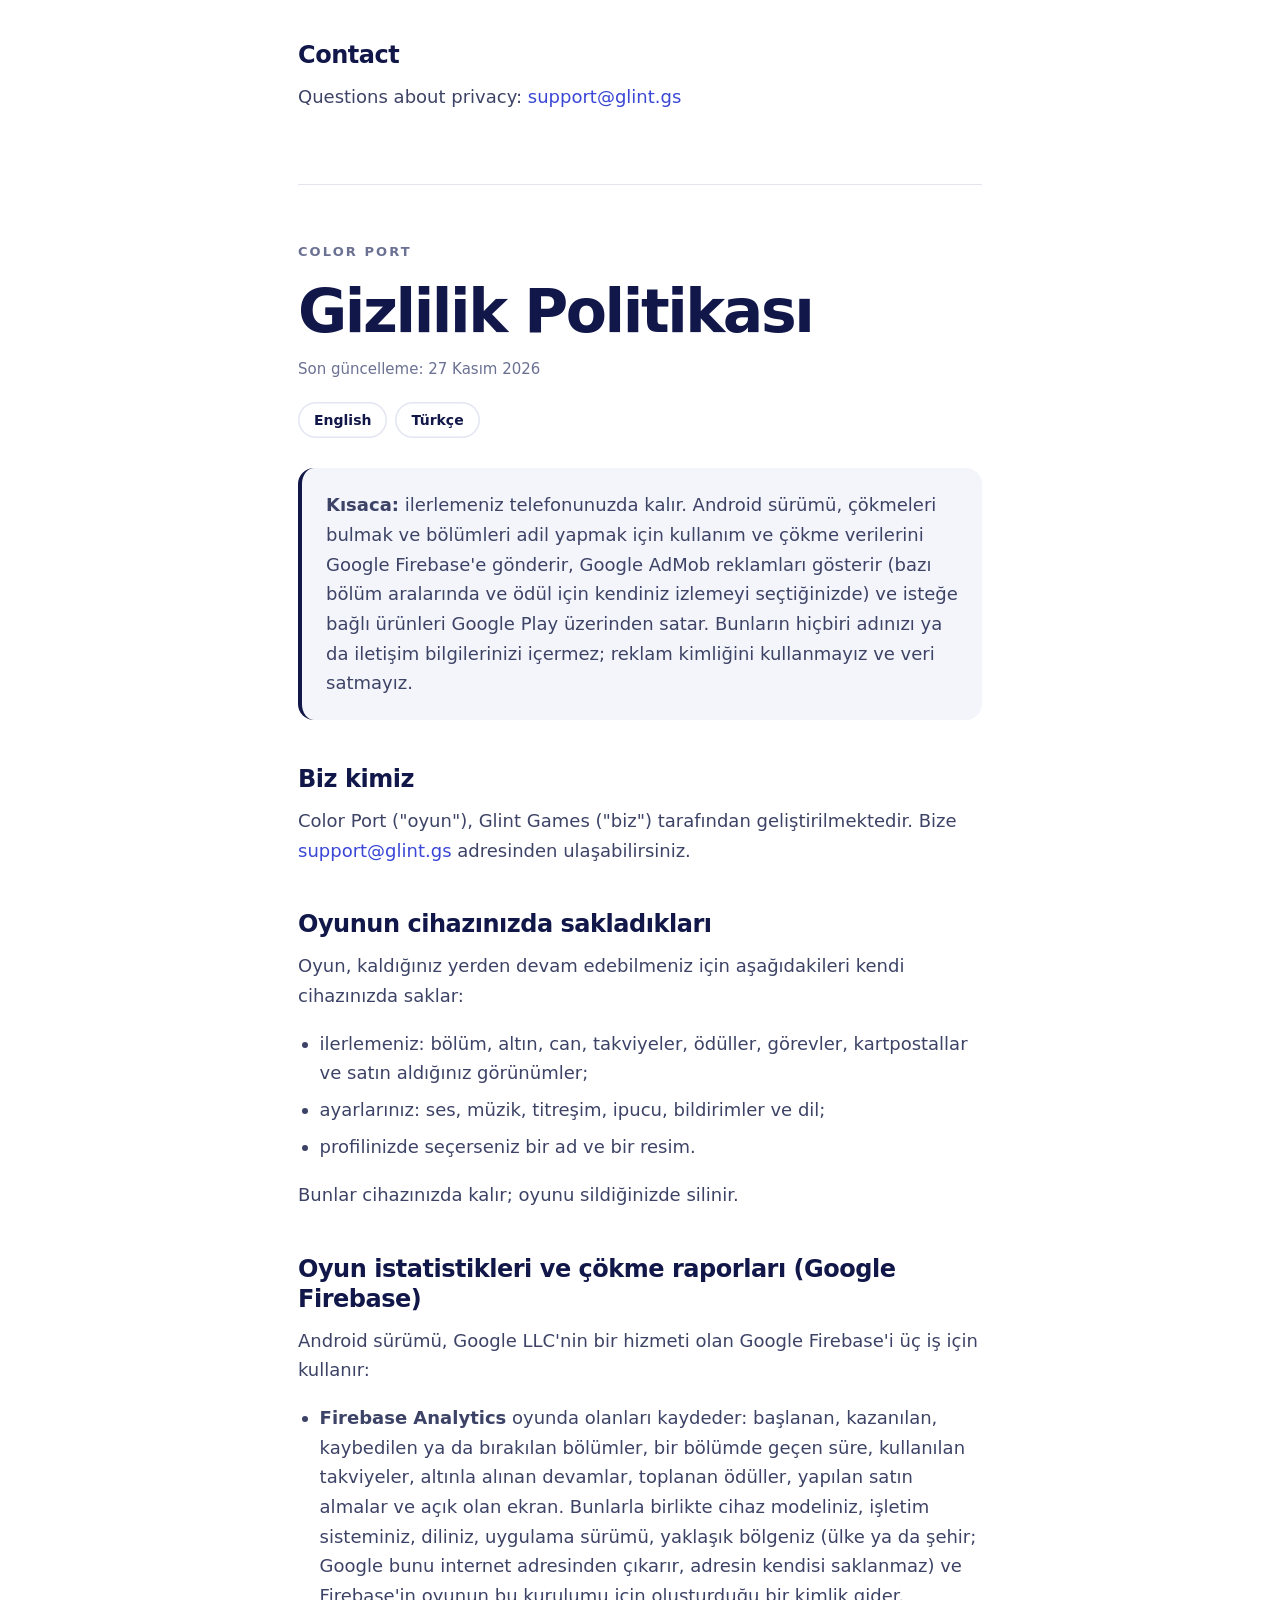
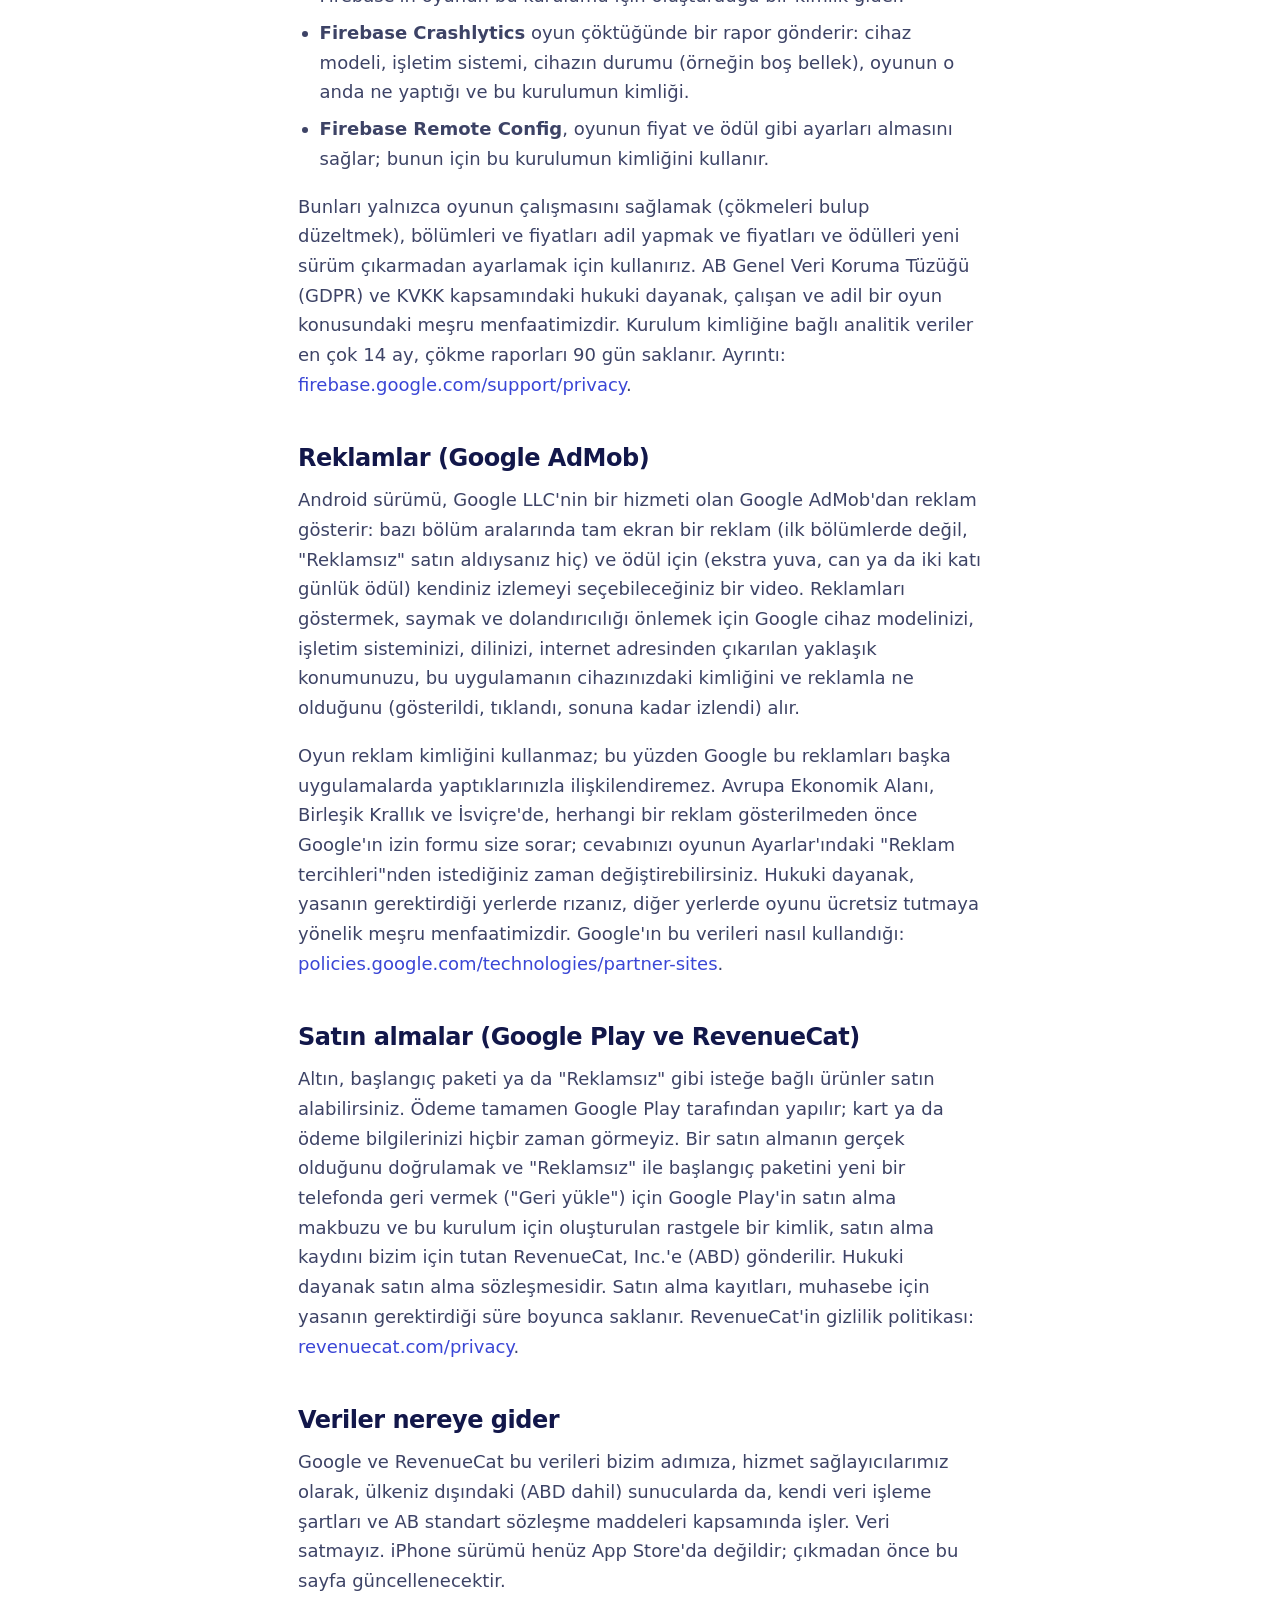
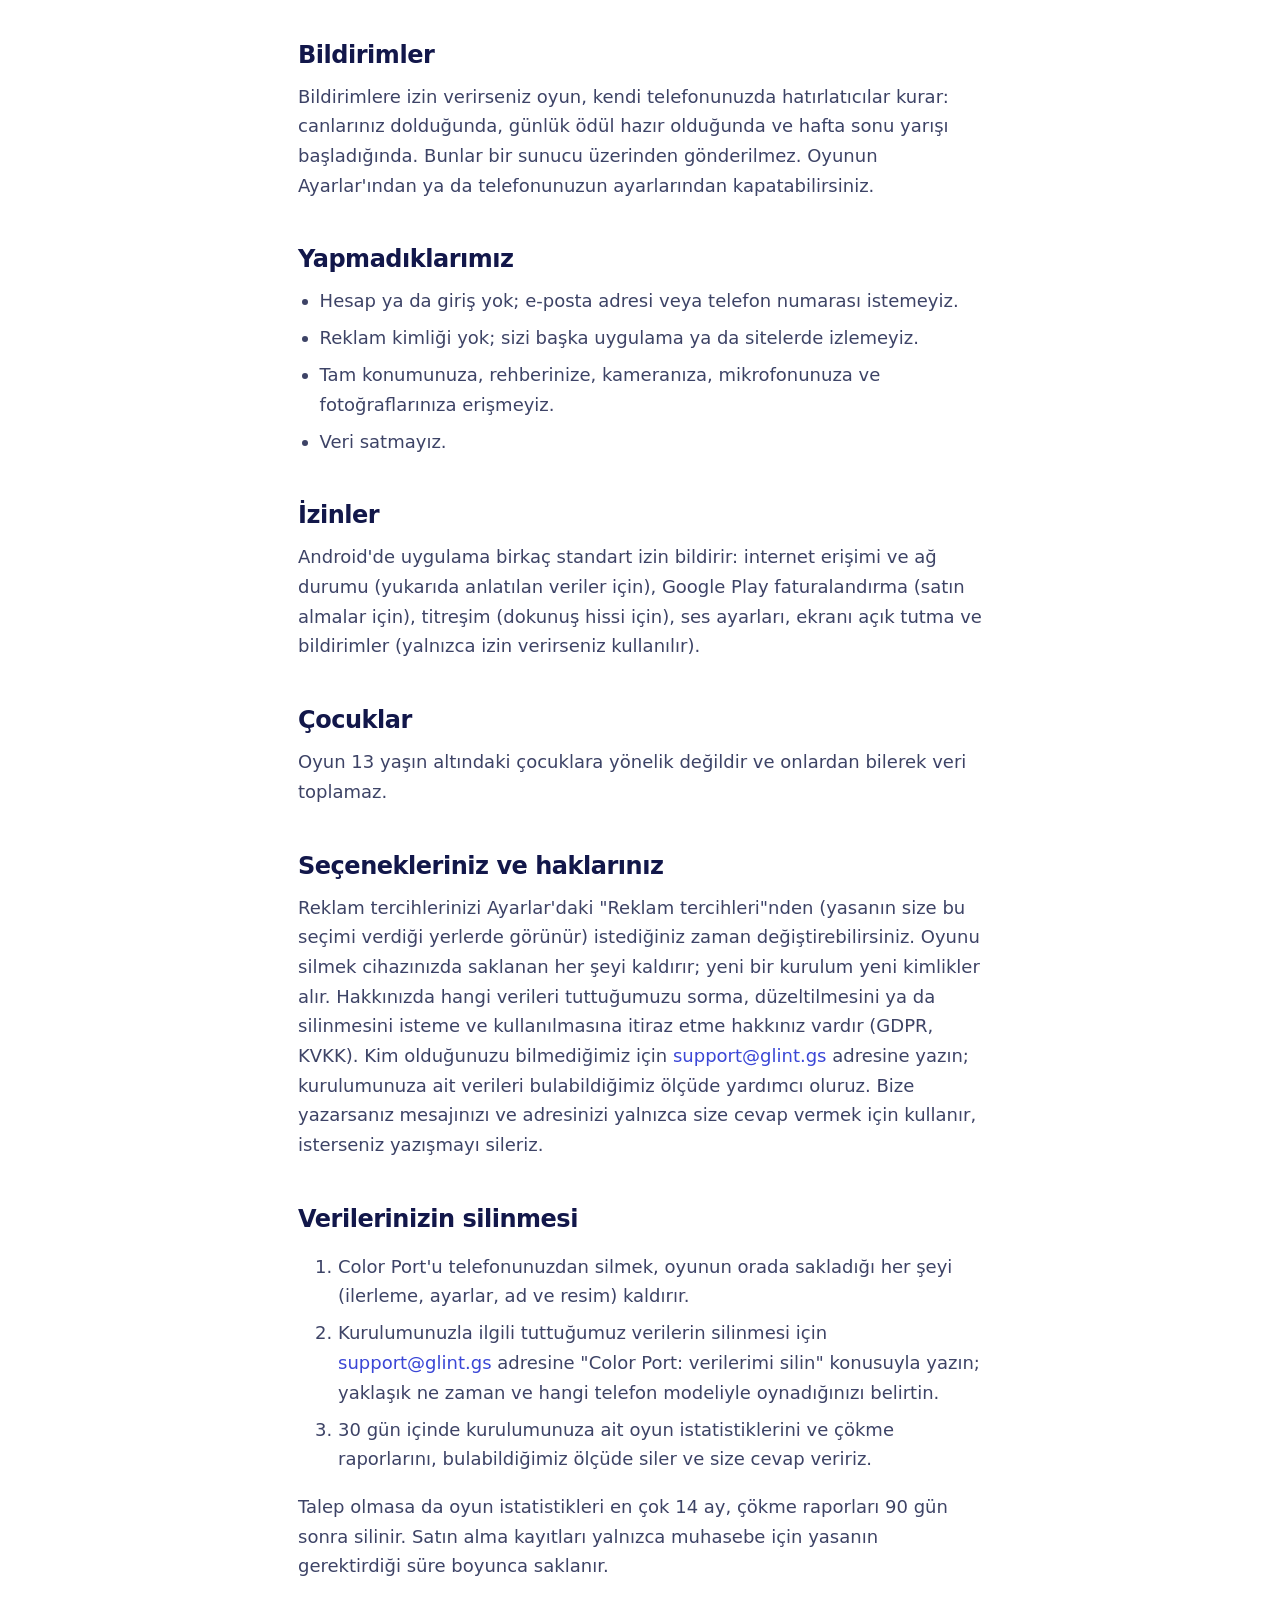
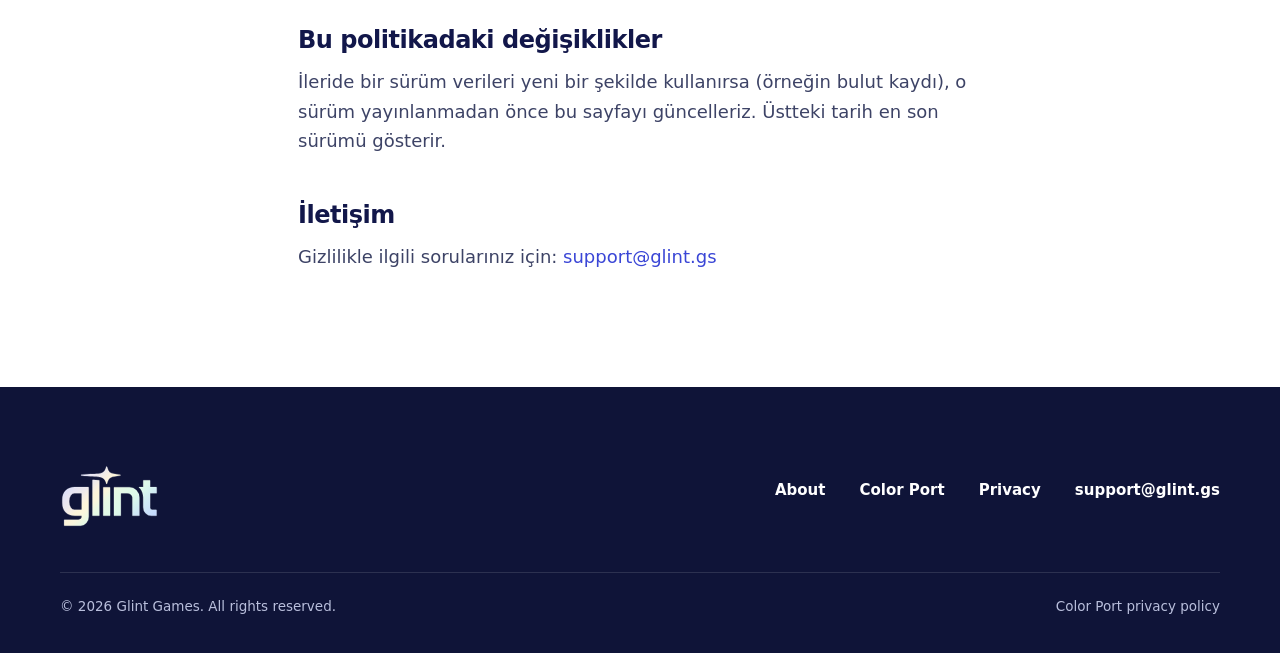
<file: color-port/privacy/index.html>
<!doctype html>
<html lang="en">
<head>
<meta charset="utf-8">
<meta name="viewport" content="width=device-width, initial-scale=1">
<title>Color Port — Privacy Policy · Gizlilik Politikası</title>
<meta name="description" content="Privacy policy of Color Port, a game by Glint Games: game statistics, crash reports, ads and purchases, in plain words.">
<link rel="canonical" href="https://glint.gs/color-port/privacy/">
<link rel="icon" href="/assets/glint-mark.svg" type="image/svg+xml">
<link rel="icon" href="/assets/favicon.png" type="image/png">
<link rel="apple-touch-icon" href="/assets/apple-touch-icon.png">
<meta name="theme-color" content="#ffffff">
<script>document.documentElement.className = 'js';</script>
<link rel="stylesheet" href="/assets/site.css">
</head>
<body>
<a class="skip" href="#main">Skip to content</a>
<header class="top">
  <div class="wrap bar">
    <a class="brand" href="/" aria-label="Glint Games, home"><img src="/assets/glint-logo-light.svg" alt="Glint Games" width="1041" height="674"></a>
    <nav class="nav" aria-label="Main">
      <a href="/#games">Games</a>
      <a href="/color-port/">Color Port</a>
      <a href="mailto:support@glint.gs">Support</a>
    </nav>
  </div>
</header>

<main id="main" class="doc">
<article id="en" lang="en">
<p class="eyebrow">Color Port</p>
<h1>Privacy Policy</h1>
<p class="date">Last updated: 27 November 2026</p>
<div class="langs" aria-label="Languages"><a href="#en">English</a><a href="#tr">Türkçe</a></div>

<div class="note"><p><strong>The short version:</strong> your progress stays on your phone. The Android version sends usage and crash data to Google Firebase so we can fix crashes and keep levels fair, shows ads from Google AdMob (between levels, and when you choose to watch one for a reward), and sells optional items through Google Play. None of this includes your name or contact details, we do not use the advertising ID, and we never sell data.</p></div>

<h2>Who we are</h2>
<p>Color Port ("the game") is made by Glint Games ("we"). You can reach us at <a href="mailto:support@glint.gs">support@glint.gs</a>.</p>

<h2>What the game stores on your device</h2>
<p>The game keeps the following on your own device, so that you can continue where you left off:</p>
<ul>
<li>your progress: level, coins, lives, boosters, rewards, missions, postcards and the looks you bought;</li>
<li>your settings: sound, music, vibration, hints, notifications and language;</li>
<li>a name and a picture, if you choose them on your profile.</li>
</ul>
<p>This stays on your device and is deleted when you delete the game.</p>

<h2>Game statistics and crash reports (Google Firebase)</h2>
<p>The Android version uses Google Firebase, a service of Google LLC, for three things:</p>
<ul>
<li><strong>Firebase Analytics</strong> records what happens in the game: levels started, won, lost or left, the time spent in a level, boosters used, continues bought with coins, rewards collected, purchases made and which screen is open. With it go your device model, operating system, language, app version, an approximate region (country or city, worked out by Google from the internet address, which is not stored) and an identifier that Firebase creates for this installation of the game.</li>
<li><strong>Firebase Crashlytics</strong> sends a report when the game crashes: device model, operating system, the device's state (for example free memory), what the game was doing and an identifier for this installation.</li>
<li><strong>Firebase Remote Config</strong> lets the game fetch settings such as prices and rewards, using an identifier for this installation.</li>
</ul>
<p>We use this only to keep the game working (finding and fixing crashes), to make levels and prices fair and to adjust prices and rewards without a new version. The legal basis under the EU GDPR and the Turkish KVKK is our legitimate interest in a game that works and is fair. Analytics data linked to the installation identifier is kept for at most 14 months; crash reports for 90 days. More: <a href="https://firebase.google.com/support/privacy" rel="noopener">firebase.google.com/support/privacy</a>.</p>

<h2>Ads (Google AdMob)</h2>
<p>The Android version shows ads from Google AdMob, a service of Google LLC: a full-screen ad between some levels (not in the first levels, and not if you bought "No ads"), and a video you can choose to watch for a reward (an extra slot, a life or a doubled daily reward). To show and count ads and to prevent fraud, Google receives your device model, operating system, language, an approximate location worked out from the internet address, an identifier for this app on your device and what happens with the ad (shown, clicked, watched to the end).</p>
<p>The game does not use the advertising ID, so Google cannot link these ads to what you do in other apps. In the European Economic Area, the United Kingdom and Switzerland, Google's consent form asks you before any ad is shown, and you can change your answer at any time in the game's Settings under "Ad choices". The legal basis is your consent where the law requires it, and otherwise our legitimate interest in keeping the game free. How Google uses this data: <a href="https://policies.google.com/technologies/partner-sites" rel="noopener">policies.google.com/technologies/partner-sites</a>.</p>

<h2>Purchases (Google Play and RevenueCat)</h2>
<p>You can buy optional items such as coins, the starter pack or "No ads". Payment is handled entirely by Google Play: we never see your card or payment details. To check that a purchase is real and to give "No ads" and the starter pack back on a new phone ("Restore"), the purchase receipt from Google Play and a random identifier created for this installation are sent to RevenueCat, Inc. (United States), which keeps the record of the purchase for us. The legal basis is the purchase contract. Purchase records are kept as long as the law requires for accounting. RevenueCat's privacy policy: <a href="https://www.revenuecat.com/privacy" rel="noopener">revenuecat.com/privacy</a>.</p>

<h2>Where the data goes</h2>
<p>Google and RevenueCat process this data for us as our service providers, also on servers outside your country (including the United States), under their data processing terms and the EU standard contractual clauses. We do not sell data. The iPhone version is not in the App Store yet; this page will be updated before it is.</p>

<h2>Notifications</h2>
<p>If you allow notifications, the game sets reminders on your own phone: when your lives are full, when the daily reward is ready and when the weekend race begins. They are not sent through a server. You can turn them off in the game's Settings or in your phone's settings.</p>

<h2>What we do not do</h2>
<ul>
<li>No account, no sign-in, no e-mail address or phone number.</li>
<li>No advertising ID and no tracking across other apps or websites.</li>
<li>No access to your precise location, contacts, camera, microphone or photos.</li>
<li>No selling of data.</li>
</ul>

<h2>Permissions</h2>
<p>On Android the app declares a few standard permissions: internet access and network state (for the data described above), Google Play billing (for purchases), vibration (for touch feedback), audio settings, keeping the screen awake and notifications (only used if you allow them).</p>

<h2>Children</h2>
<p>The game is not directed at children under 13 and does not knowingly collect data from them.</p>

<h2>Your choices and rights</h2>
<p>You can change your ad choices at any time in Settings ("Ad choices", shown where the law gives you that choice). Deleting the game removes everything stored on your device, and a new installation gets new identifiers. You have the right to ask what data we hold, to have it corrected or deleted and to object to its use (GDPR, KVKK). Because we do not know who you are, write to <a href="mailto:support@glint.gs">support@glint.gs</a> and we will help as far as we can find the data that belongs to your installation. If you write to us, we use your message and address only to answer you and delete the correspondence on request.</p>

<h2 id="delete">Deleting your data</h2>
<ol>
<li>Deleting Color Port from your phone removes everything the game stored on it (progress, settings, name and picture).</li>
<li>To have the data we hold about your installation deleted, write to <a href="mailto:support@glint.gs?subject=Color%20Port%3A%20delete%20my%20data">support@glint.gs</a> with the subject "Color Port: delete my data", and tell us roughly when you played and on which phone model.</li>
<li>Within 30 days we delete the game statistics and crash reports that belong to your installation, as far as we can find them, and answer you.</li>
</ol>
<p>Even without a request, game statistics are deleted after at most 14 months and crash reports after 90 days. Purchase records are kept only as long as the law requires for accounting.</p>

<h2>Changes to this policy</h2>
<p>If a future version uses data in a new way (for example cloud saves), we will update this page before that version is released. The date at the top shows the latest version.</p>

<h2>Contact</h2>
<p>Questions about privacy: <a href="mailto:support@glint.gs">support@glint.gs</a></p>
</article>

<hr class="divider">

<article id="tr" lang="tr">
<p class="eyebrow" style="margin-top:56px">Color Port</p>
<h1>Gizlilik Politikası</h1>
<p class="date">Son güncelleme: 27 Kasım 2026</p>
<div class="langs" aria-label="Diller"><a href="#en">English</a><a href="#tr">Türkçe</a></div>

<div class="note"><p><strong>Kısaca:</strong> ilerlemeniz telefonunuzda kalır. Android sürümü, çökmeleri bulmak ve bölümleri adil yapmak için kullanım ve çökme verilerini Google Firebase'e gönderir, Google AdMob reklamları gösterir (bazı bölüm aralarında ve ödül için kendiniz izlemeyi seçtiğinizde) ve isteğe bağlı ürünleri Google Play üzerinden satar. Bunların hiçbiri adınızı ya da iletişim bilgilerinizi içermez; reklam kimliğini kullanmayız ve veri satmayız.</p></div>

<h2>Biz kimiz</h2>
<p>Color Port ("oyun"), Glint Games ("biz") tarafından geliştirilmektedir. Bize <a href="mailto:support@glint.gs">support@glint.gs</a> adresinden ulaşabilirsiniz.</p>

<h2>Oyunun cihazınızda sakladıkları</h2>
<p>Oyun, kaldığınız yerden devam edebilmeniz için aşağıdakileri kendi cihazınızda saklar:</p>
<ul>
<li>ilerlemeniz: bölüm, altın, can, takviyeler, ödüller, görevler, kartpostallar ve satın aldığınız görünümler;</li>
<li>ayarlarınız: ses, müzik, titreşim, ipucu, bildirimler ve dil;</li>
<li>profilinizde seçerseniz bir ad ve bir resim.</li>
</ul>
<p>Bunlar cihazınızda kalır; oyunu sildiğinizde silinir.</p>

<h2>Oyun istatistikleri ve çökme raporları (Google Firebase)</h2>
<p>Android sürümü, Google LLC'nin bir hizmeti olan Google Firebase'i üç iş için kullanır:</p>
<ul>
<li><strong>Firebase Analytics</strong> oyunda olanları kaydeder: başlanan, kazanılan, kaybedilen ya da bırakılan bölümler, bir bölümde geçen süre, kullanılan takviyeler, altınla alınan devamlar, toplanan ödüller, yapılan satın almalar ve açık olan ekran. Bunlarla birlikte cihaz modeliniz, işletim sisteminiz, diliniz, uygulama sürümü, yaklaşık bölgeniz (ülke ya da şehir; Google bunu internet adresinden çıkarır, adresin kendisi saklanmaz) ve Firebase'in oyunun bu kurulumu için oluşturduğu bir kimlik gider.</li>
<li><strong>Firebase Crashlytics</strong> oyun çöktüğünde bir rapor gönderir: cihaz modeli, işletim sistemi, cihazın durumu (örneğin boş bellek), oyunun o anda ne yaptığı ve bu kurulumun kimliği.</li>
<li><strong>Firebase Remote Config</strong>, oyunun fiyat ve ödül gibi ayarları almasını sağlar; bunun için bu kurulumun kimliğini kullanır.</li>
</ul>
<p>Bunları yalnızca oyunun çalışmasını sağlamak (çökmeleri bulup düzeltmek), bölümleri ve fiyatları adil yapmak ve fiyatları ve ödülleri yeni sürüm çıkarmadan ayarlamak için kullanırız. AB Genel Veri Koruma Tüzüğü (GDPR) ve KVKK kapsamındaki hukuki dayanak, çalışan ve adil bir oyun konusundaki meşru menfaatimizdir. Kurulum kimliğine bağlı analitik veriler en çok 14 ay, çökme raporları 90 gün saklanır. Ayrıntı: <a href="https://firebase.google.com/support/privacy" rel="noopener">firebase.google.com/support/privacy</a>.</p>

<h2>Reklamlar (Google AdMob)</h2>
<p>Android sürümü, Google LLC'nin bir hizmeti olan Google AdMob'dan reklam gösterir: bazı bölüm aralarında tam ekran bir reklam (ilk bölümlerde değil, "Reklamsız" satın aldıysanız hiç) ve ödül için (ekstra yuva, can ya da iki katı günlük ödül) kendiniz izlemeyi seçebileceğiniz bir video. Reklamları göstermek, saymak ve dolandırıcılığı önlemek için Google cihaz modelinizi, işletim sisteminizi, dilinizi, internet adresinden çıkarılan yaklaşık konumunuzu, bu uygulamanın cihazınızdaki kimliğini ve reklamla ne olduğunu (gösterildi, tıklandı, sonuna kadar izlendi) alır.</p>
<p>Oyun reklam kimliğini kullanmaz; bu yüzden Google bu reklamları başka uygulamalarda yaptıklarınızla ilişkilendiremez. Avrupa Ekonomik Alanı, Birleşik Krallık ve İsviçre'de, herhangi bir reklam gösterilmeden önce Google'ın izin formu size sorar; cevabınızı oyunun Ayarlar'ındaki "Reklam tercihleri"nden istediğiniz zaman değiştirebilirsiniz. Hukuki dayanak, yasanın gerektirdiği yerlerde rızanız, diğer yerlerde oyunu ücretsiz tutmaya yönelik meşru menfaatimizdir. Google'ın bu verileri nasıl kullandığı: <a href="https://policies.google.com/technologies/partner-sites" rel="noopener">policies.google.com/technologies/partner-sites</a>.</p>

<h2>Satın almalar (Google Play ve RevenueCat)</h2>
<p>Altın, başlangıç paketi ya da "Reklamsız" gibi isteğe bağlı ürünler satın alabilirsiniz. Ödeme tamamen Google Play tarafından yapılır; kart ya da ödeme bilgilerinizi hiçbir zaman görmeyiz. Bir satın almanın gerçek olduğunu doğrulamak ve "Reklamsız" ile başlangıç paketini yeni bir telefonda geri vermek ("Geri yükle") için Google Play'in satın alma makbuzu ve bu kurulum için oluşturulan rastgele bir kimlik, satın alma kaydını bizim için tutan RevenueCat, Inc.'e (ABD) gönderilir. Hukuki dayanak satın alma sözleşmesidir. Satın alma kayıtları, muhasebe için yasanın gerektirdiği süre boyunca saklanır. RevenueCat'in gizlilik politikası: <a href="https://www.revenuecat.com/privacy" rel="noopener">revenuecat.com/privacy</a>.</p>

<h2>Veriler nereye gider</h2>
<p>Google ve RevenueCat bu verileri bizim adımıza, hizmet sağlayıcılarımız olarak, ülkeniz dışındaki (ABD dahil) sunucularda da, kendi veri işleme şartları ve AB standart sözleşme maddeleri kapsamında işler. Veri satmayız. iPhone sürümü henüz App Store'da değildir; çıkmadan önce bu sayfa güncellenecektir.</p>

<h2>Bildirimler</h2>
<p>Bildirimlere izin verirseniz oyun, kendi telefonunuzda hatırlatıcılar kurar: canlarınız dolduğunda, günlük ödül hazır olduğunda ve hafta sonu yarışı başladığında. Bunlar bir sunucu üzerinden gönderilmez. Oyunun Ayarlar'ından ya da telefonunuzun ayarlarından kapatabilirsiniz.</p>

<h2>Yapmadıklarımız</h2>
<ul>
<li>Hesap ya da giriş yok; e-posta adresi veya telefon numarası istemeyiz.</li>
<li>Reklam kimliği yok; sizi başka uygulama ya da sitelerde izlemeyiz.</li>
<li>Tam konumunuza, rehberinize, kameranıza, mikrofonunuza ve fotoğraflarınıza erişmeyiz.</li>
<li>Veri satmayız.</li>
</ul>

<h2>İzinler</h2>
<p>Android'de uygulama birkaç standart izin bildirir: internet erişimi ve ağ durumu (yukarıda anlatılan veriler için), Google Play faturalandırma (satın almalar için), titreşim (dokunuş hissi için), ses ayarları, ekranı açık tutma ve bildirimler (yalnızca izin verirseniz kullanılır).</p>

<h2>Çocuklar</h2>
<p>Oyun 13 yaşın altındaki çocuklara yönelik değildir ve onlardan bilerek veri toplamaz.</p>

<h2>Seçenekleriniz ve haklarınız</h2>
<p>Reklam tercihlerinizi Ayarlar'daki "Reklam tercihleri"nden (yasanın size bu seçimi verdiği yerlerde görünür) istediğiniz zaman değiştirebilirsiniz. Oyunu silmek cihazınızda saklanan her şeyi kaldırır; yeni bir kurulum yeni kimlikler alır. Hakkınızda hangi verileri tuttuğumuzu sorma, düzeltilmesini ya da silinmesini isteme ve kullanılmasına itiraz etme hakkınız vardır (GDPR, KVKK). Kim olduğunuzu bilmediğimiz için <a href="mailto:support@glint.gs">support@glint.gs</a> adresine yazın; kurulumunuza ait verileri bulabildiğimiz ölçüde yardımcı oluruz. Bize yazarsanız mesajınızı ve adresinizi yalnızca size cevap vermek için kullanır, isterseniz yazışmayı sileriz.</p>

<h2 id="sil">Verilerinizin silinmesi</h2>
<ol>
<li>Color Port'u telefonunuzdan silmek, oyunun orada sakladığı her şeyi (ilerleme, ayarlar, ad ve resim) kaldırır.</li>
<li>Kurulumunuzla ilgili tuttuğumuz verilerin silinmesi için <a href="mailto:support@glint.gs?subject=Color%20Port%3A%20verilerimi%20silin">support@glint.gs</a> adresine "Color Port: verilerimi silin" konusuyla yazın; yaklaşık ne zaman ve hangi telefon modeliyle oynadığınızı belirtin.</li>
<li>30 gün içinde kurulumunuza ait oyun istatistiklerini ve çökme raporlarını, bulabildiğimiz ölçüde siler ve size cevap veririz.</li>
</ol>
<p>Talep olmasa da oyun istatistikleri en çok 14 ay, çökme raporları 90 gün sonra silinir. Satın alma kayıtları yalnızca muhasebe için yasanın gerektirdiği süre boyunca saklanır.</p>

<h2>Bu politikadaki değişiklikler</h2>
<p>İleride bir sürüm verileri yeni bir şekilde kullanırsa (örneğin bulut kaydı), o sürüm yayınlanmadan önce bu sayfayı güncelleriz. Üstteki tarih en son sürümü gösterir.</p>

<h2>İletişim</h2>
<p>Gizlilikle ilgili sorularınız için: <a href="mailto:support@glint.gs">support@glint.gs</a></p>
</article>
</main>

<footer>
  <div class="wrap">
    <div class="foot">
      <a href="/" aria-label="Glint Games, home"><img src="/assets/glint-logo-dark.svg" alt="Glint Games" width="1041" height="674" loading="lazy"></a>
      <nav aria-label="Footer">
        <a href="/#about">About</a>
        <a href="/color-port/">Color Port</a>
        <a href="/privacy/">Privacy</a>
        <a href="mailto:support@glint.gs">support@glint.gs</a>
      </nav>
    </div>
    <div class="legal">
      <span>© 2026 Glint Games. All rights reserved.</span>
      <a href="/color-port/privacy/" style="color:inherit">Color Port privacy policy</a>
    </div>
  </div>
</footer>
<script>(() => { const els = document.querySelectorAll('.rise'); if (!('IntersectionObserver' in window)) { els.forEach((e) => e.classList.add('in')); return; } const io = new IntersectionObserver((es) => es.forEach((e) => { if (e.isIntersecting) { e.target.classList.add('in'); io.unobserve(e.target); } }), { rootMargin: '0px 0px -8% 0px' }); els.forEach((e) => io.observe(e)); })();</script>
</body>
</html>
</file>
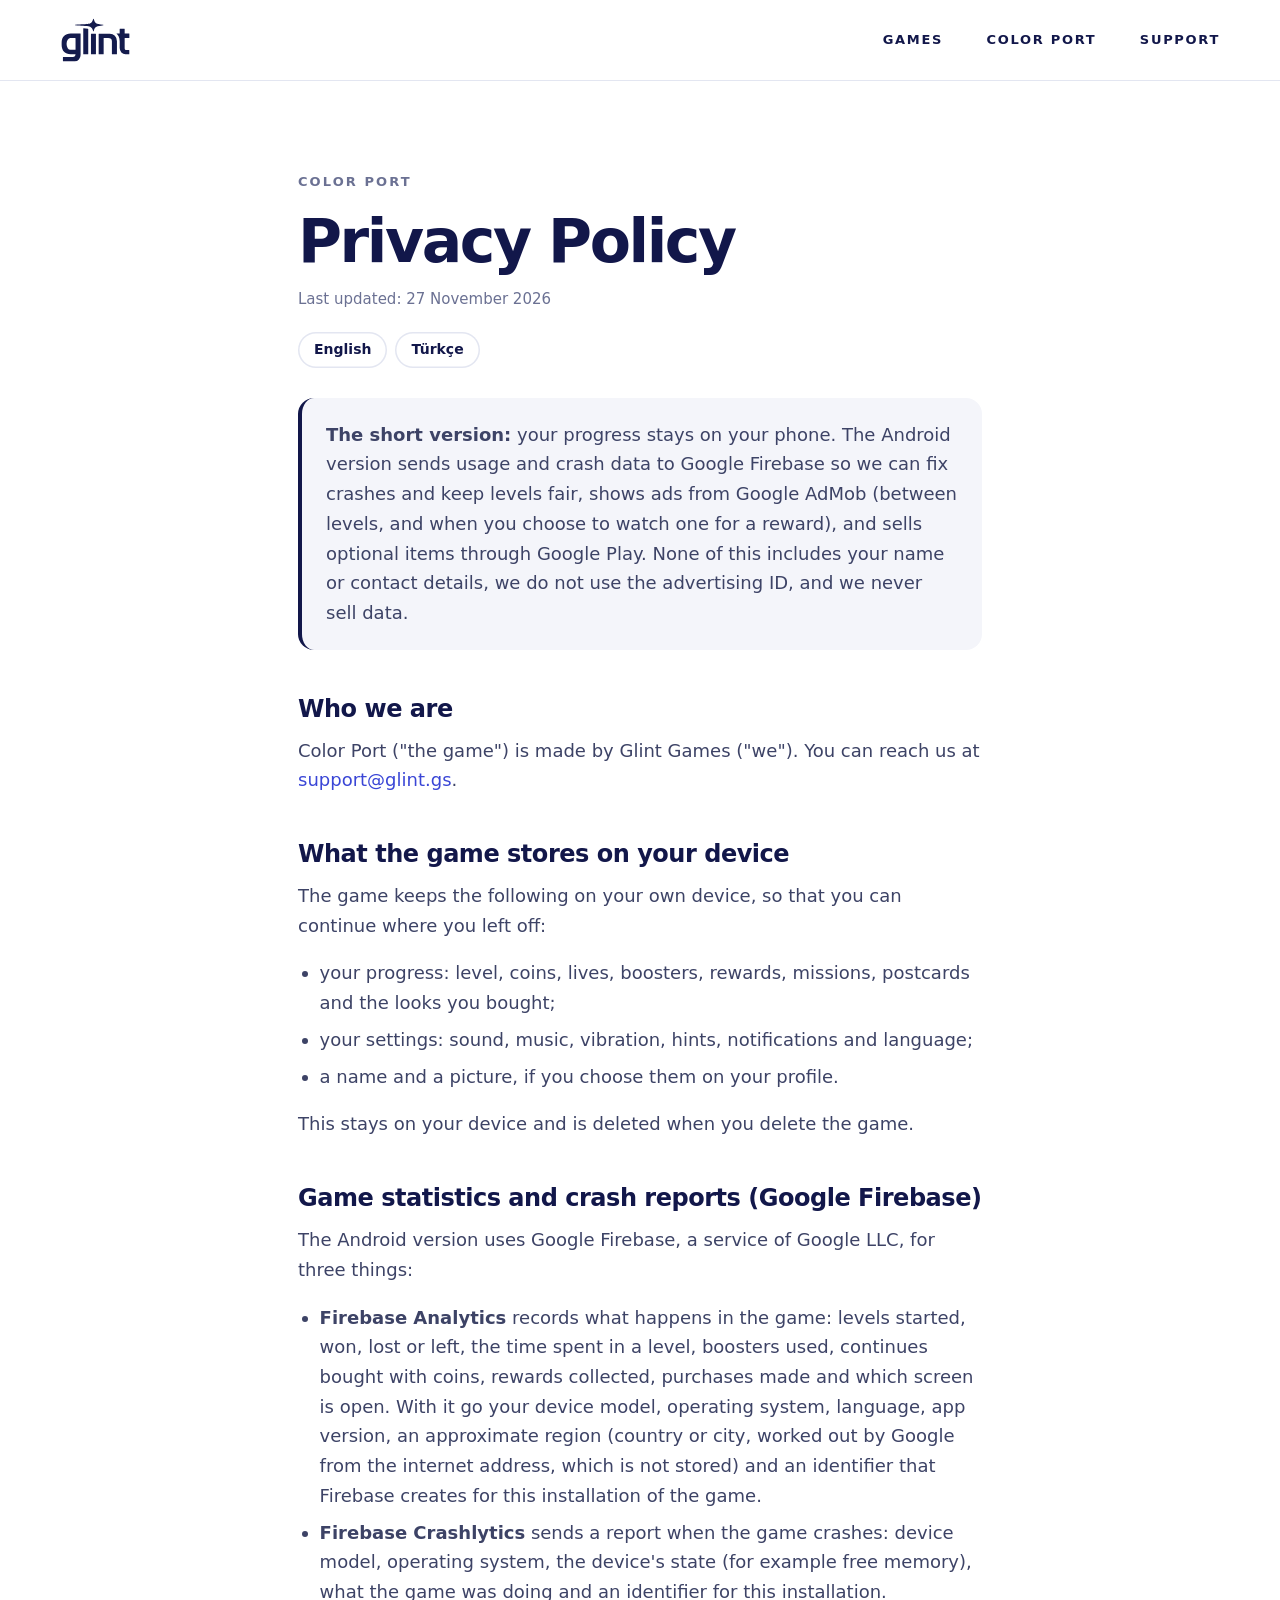
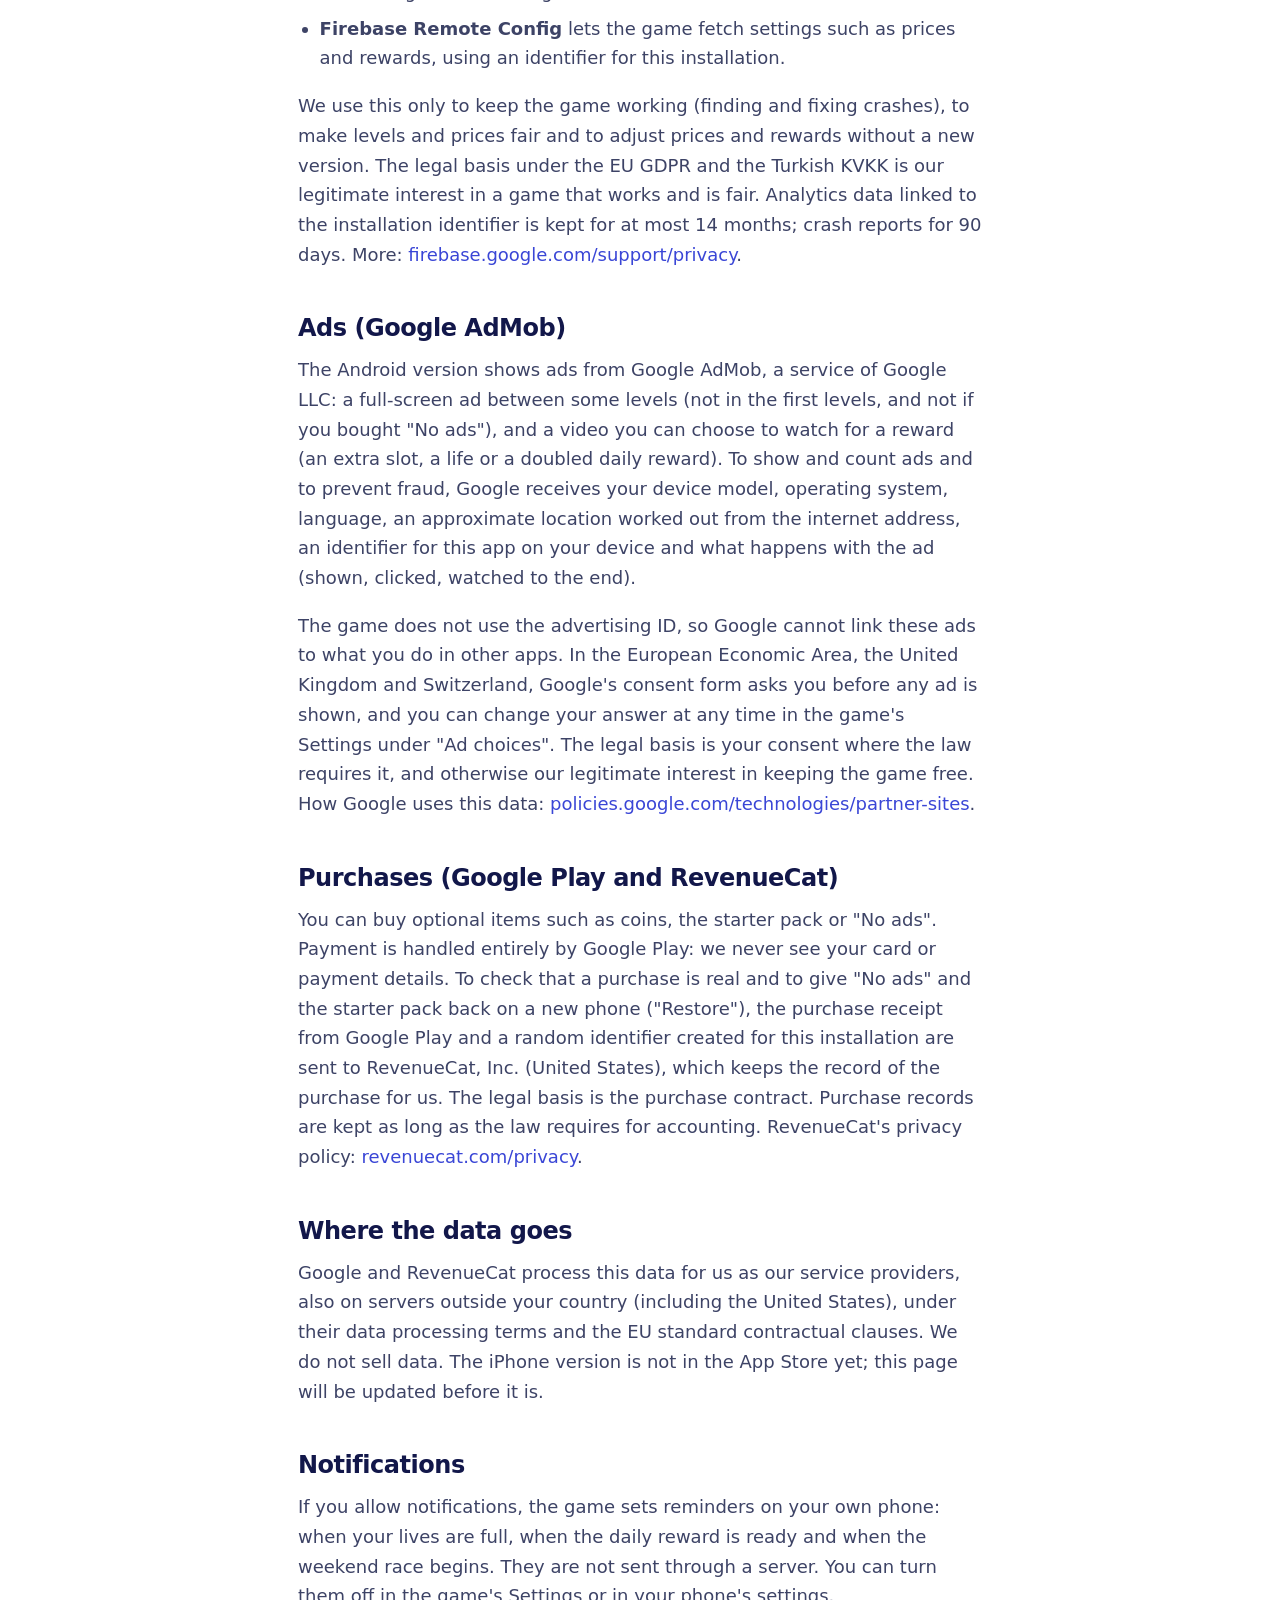
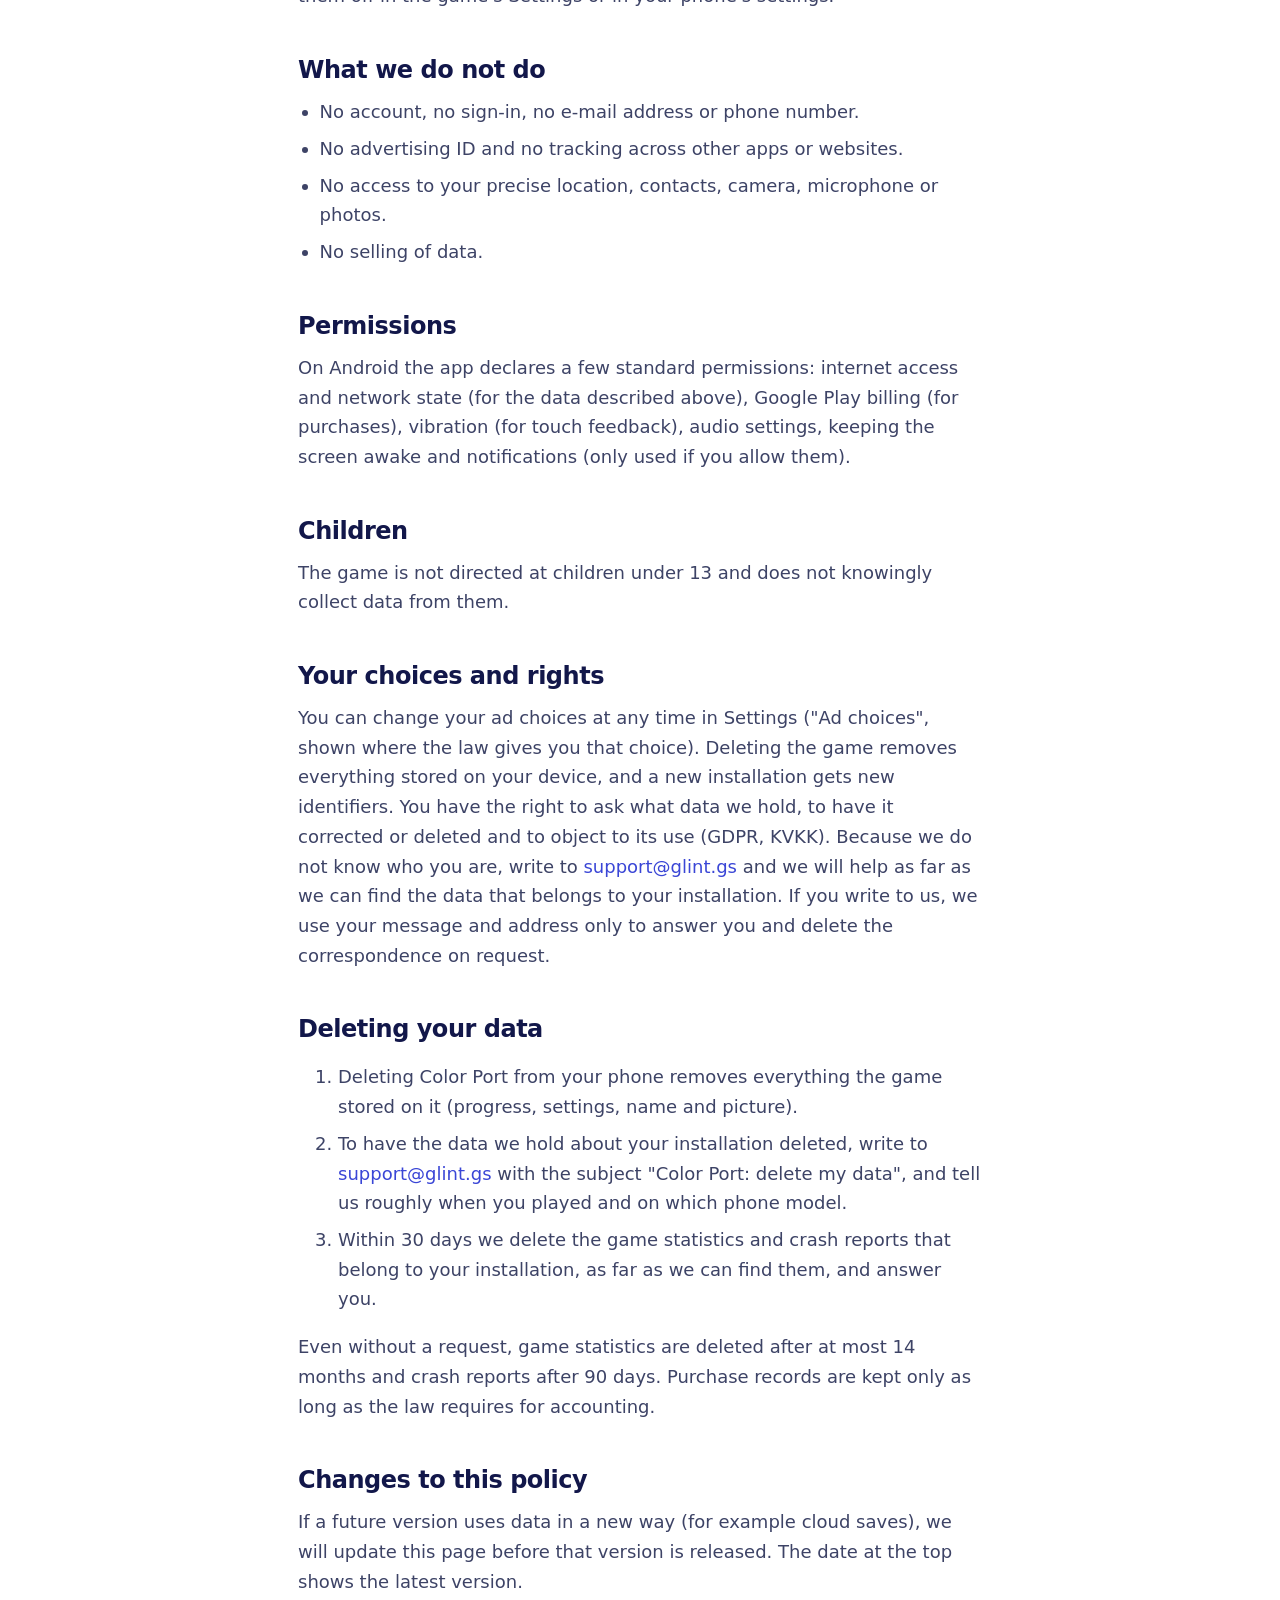
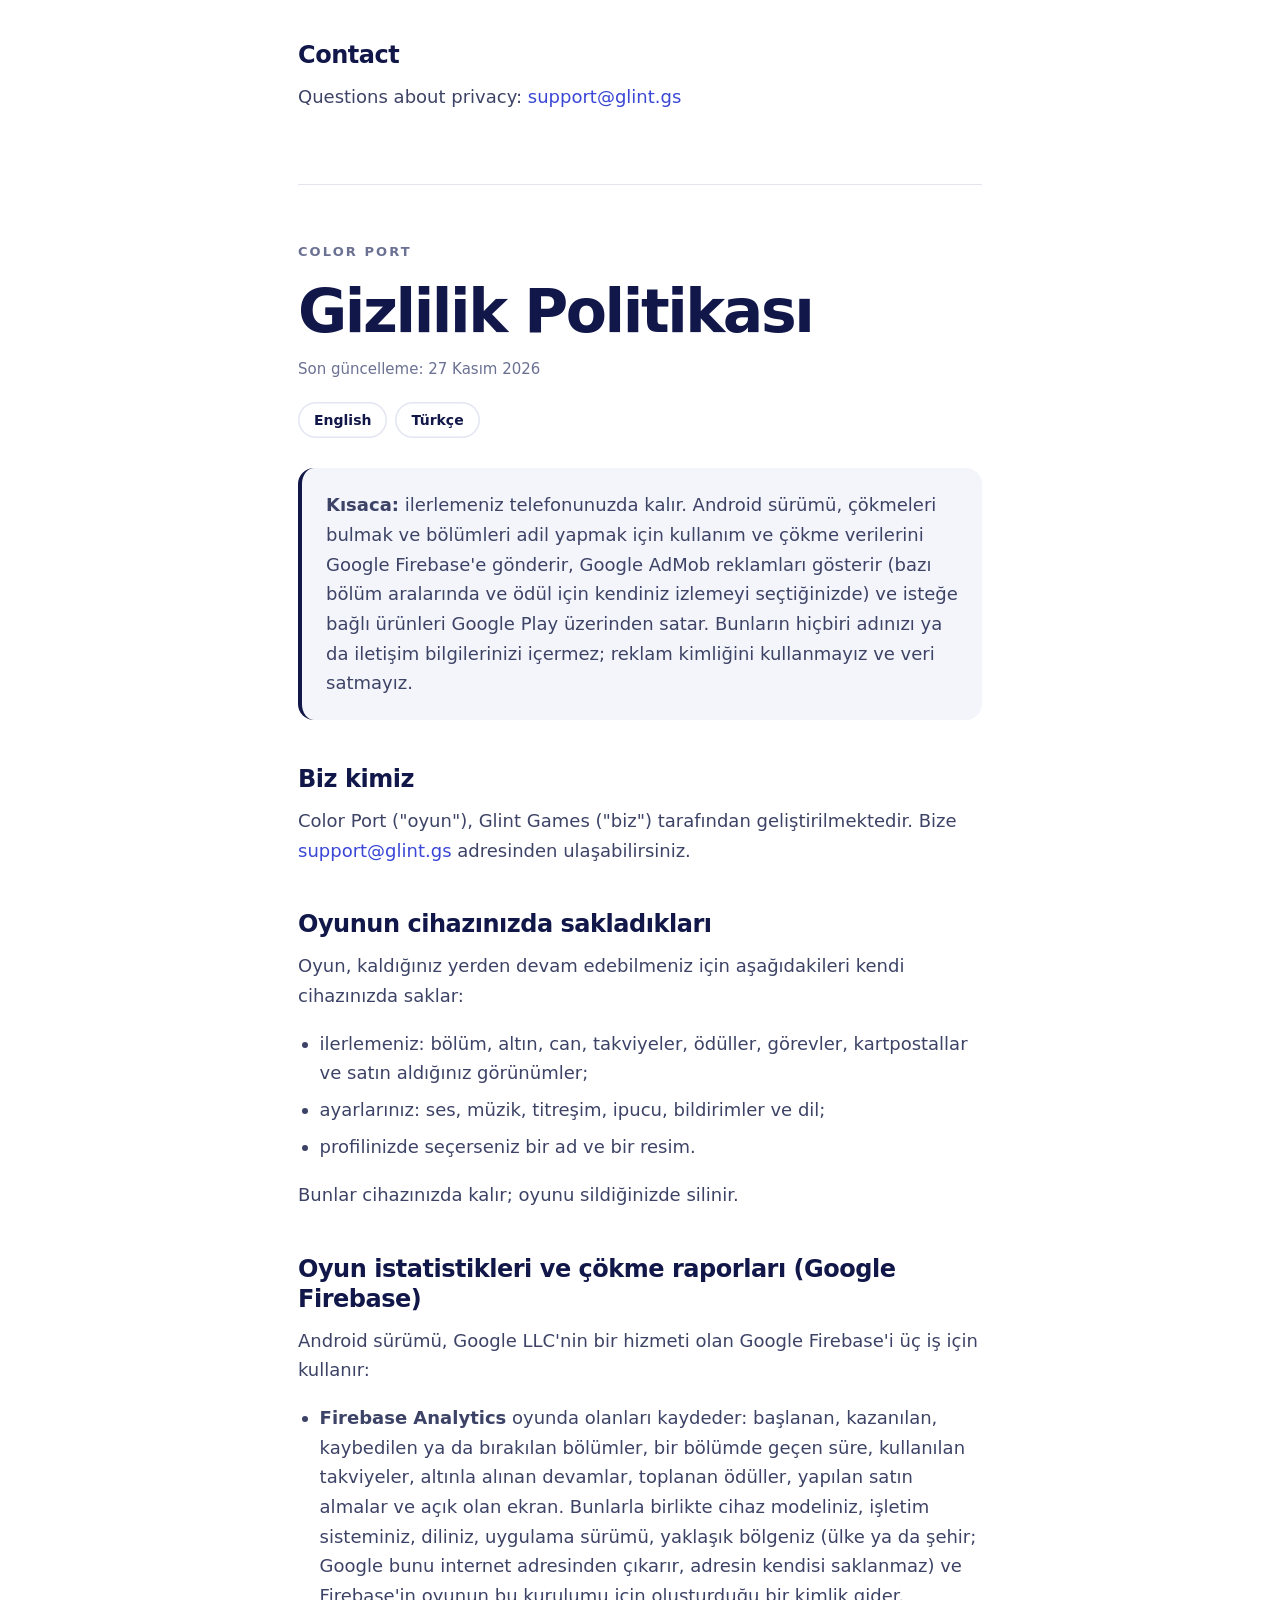
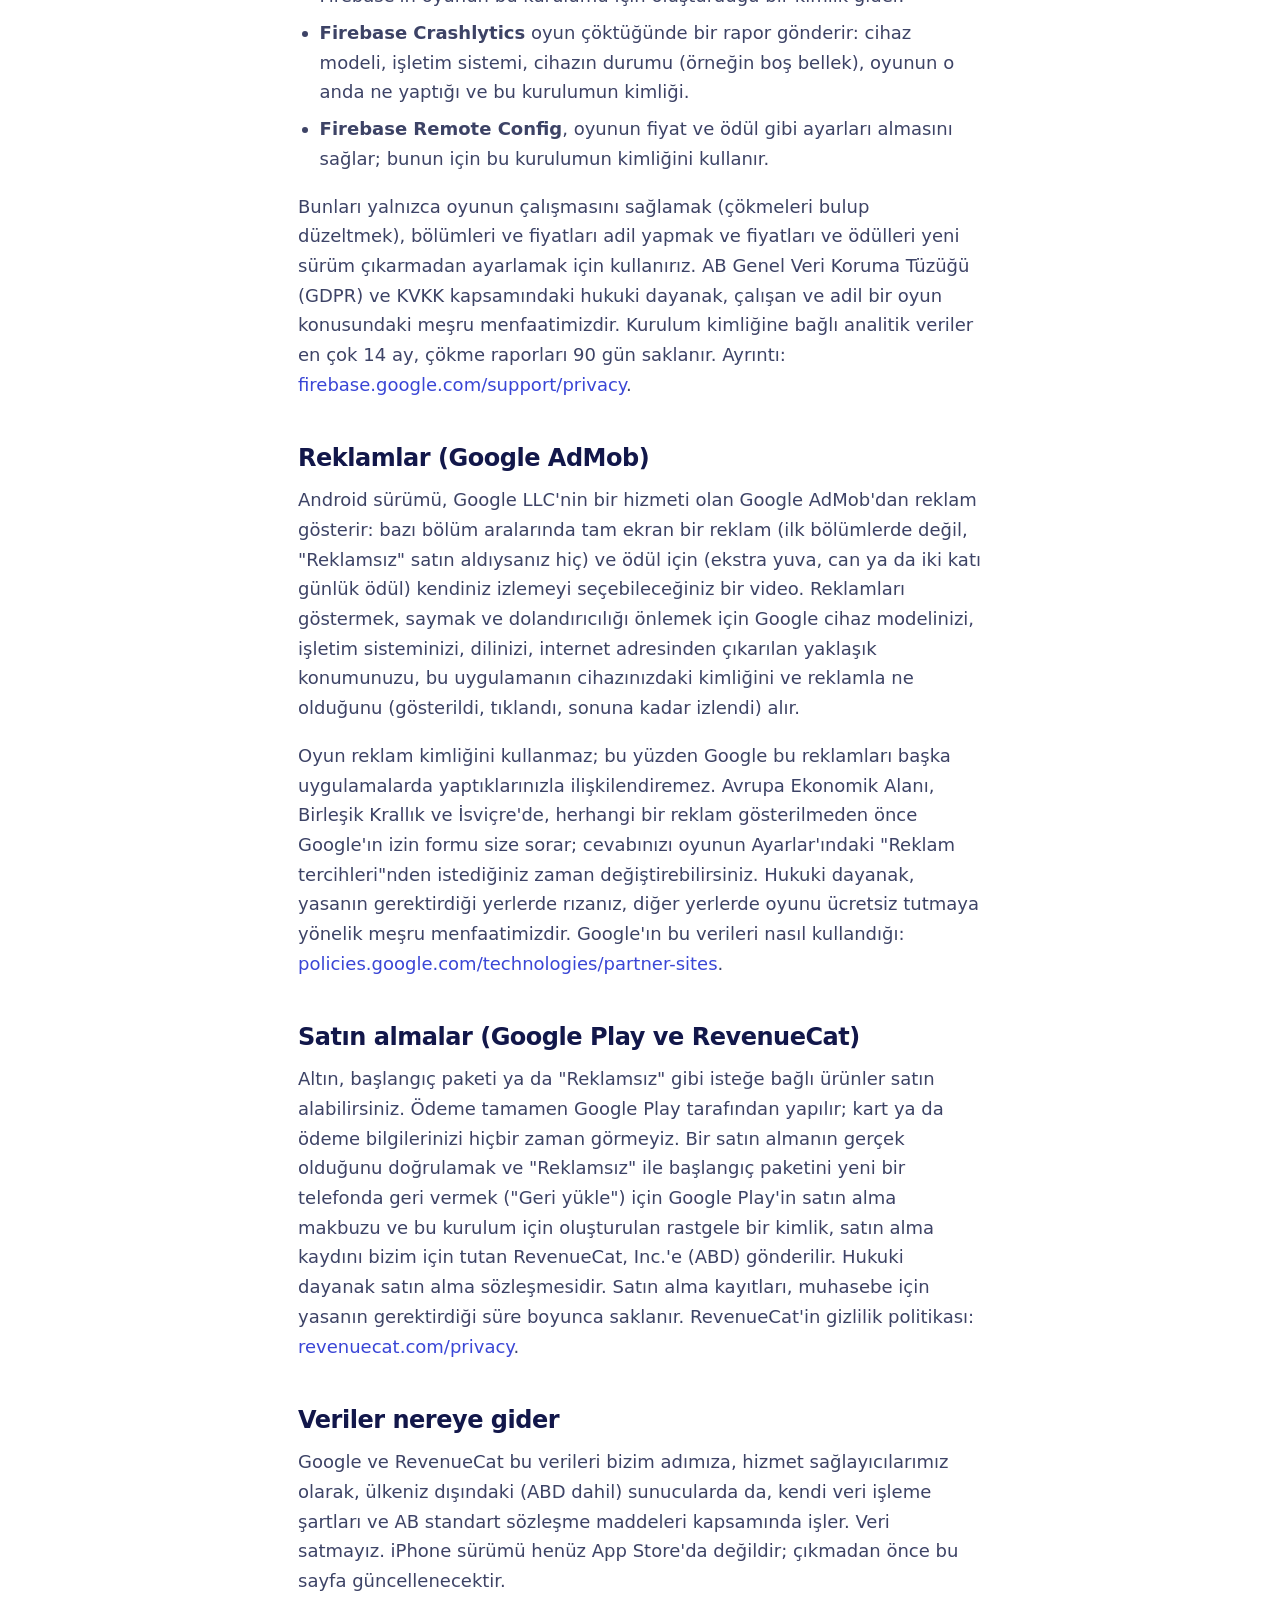
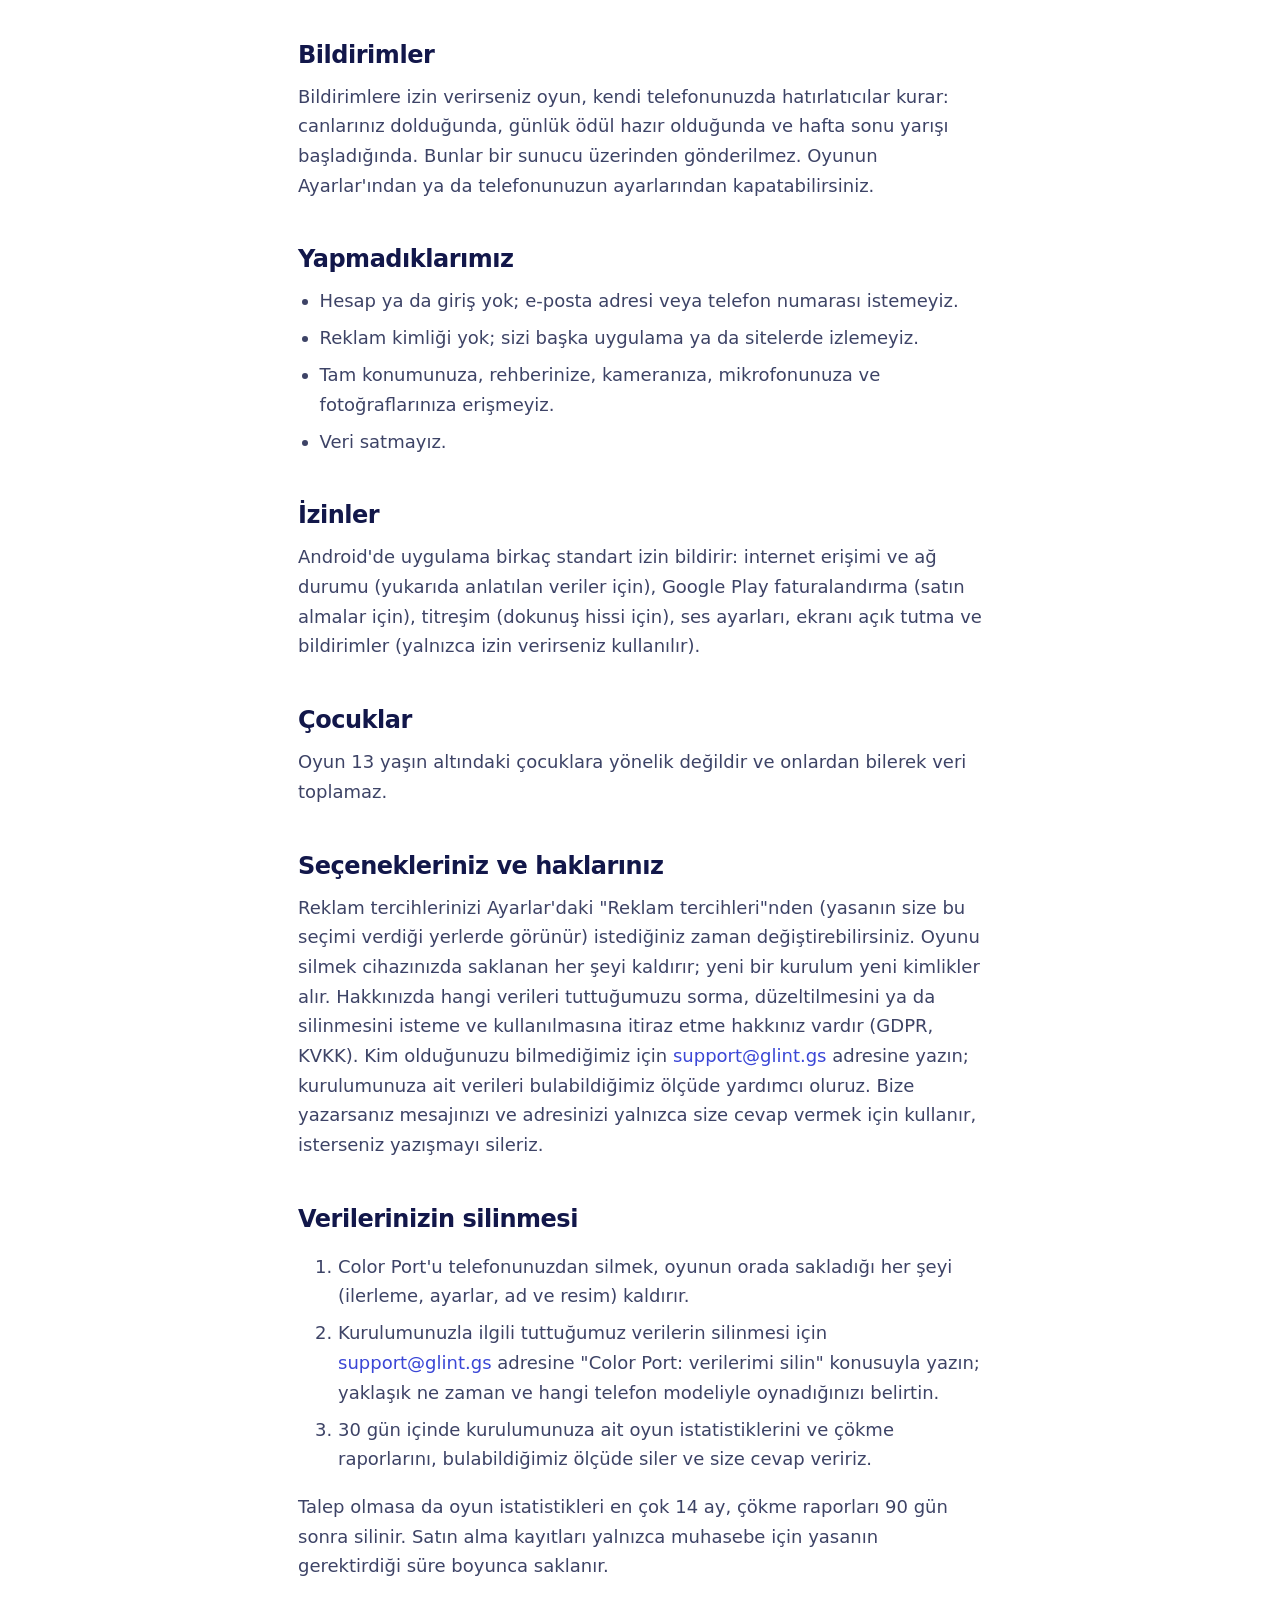
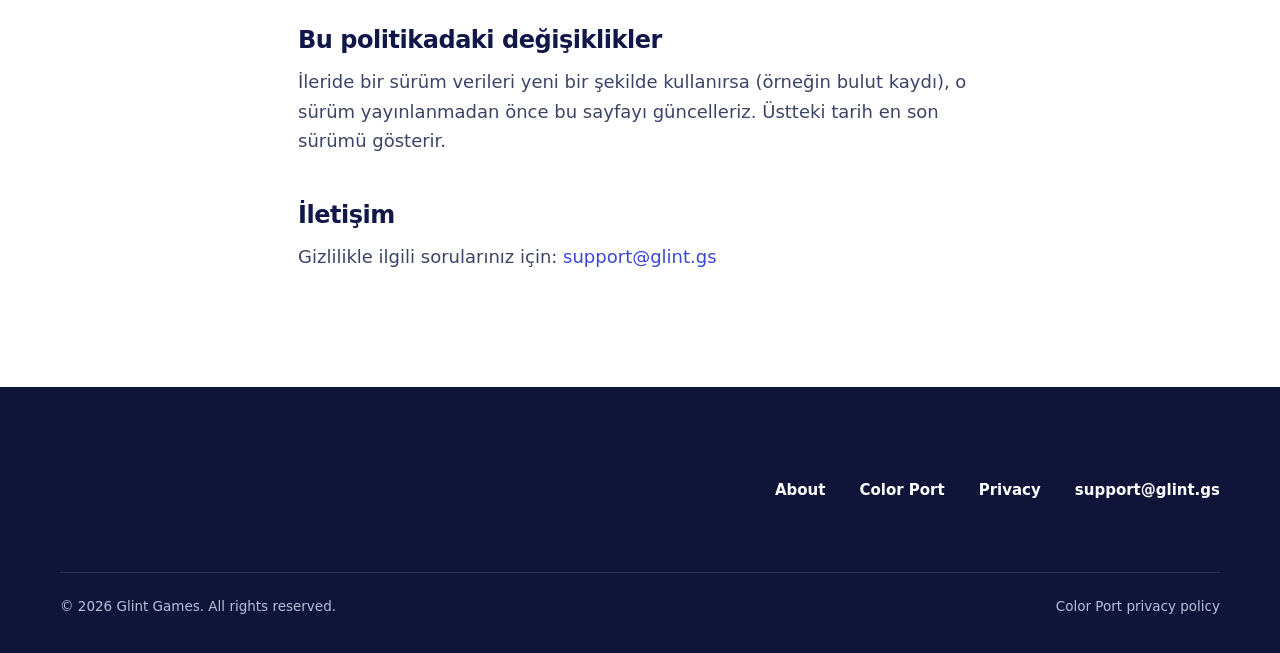
<file: privacy.html>
<!doctype html>
<html lang="en">
<head>
<meta charset="utf-8">
<meta http-equiv="refresh" content="0; url=/color-port/privacy/">
<link rel="canonical" href="https://glint.gs/color-port/privacy/">
<title>Color Port — Privacy Policy</title>
</head>
<body>
<p><a href="/color-port/privacy/">Color Port privacy policy</a></p>
</body>
</html>
</file>
<file: assets/site.css>
/* Glint Games — studio site. Light, quiet, typographic: the art carries the colour. */
:root {
  --ink: #12174a;
  --text: #3d4366;
  --muted: #6b7193;
  --line: #e3e6f1;
  --soft: #f4f5fa;
  --white: #fff;
  --night: #0f1438;
  --accent: #3a46d6;
  --pearl: linear-gradient(115deg, #dadffb 0%, #f8f0e3 30%, #e0fae8 62%, #c5dafe 100%);
  --max: 1160px;
  --pad: clamp(20px, 5vw, 48px);
  --font: ui-sans-serif, system-ui, -apple-system, "SF Pro Display", "SF Pro Text", "Segoe UI", Roboto, "Helvetica Neue", Arial, "Noto Sans", sans-serif;
}
*,
*::before,
*::after { box-sizing: border-box; }
html { -webkit-text-size-adjust: 100%; scroll-behavior: smooth; scroll-padding-top: 96px; }
body {
  margin: 0;
  background: var(--white);
  color: var(--text);
  font: 400 18px/1.65 var(--font);
  -webkit-font-smoothing: antialiased;
  text-rendering: optimizeLegibility;
}
img { max-width: 100%; height: auto; display: block; }
a { color: var(--accent); text-decoration: none; }
a:hover { text-decoration: underline; text-underline-offset: 3px; }
:focus-visible { outline: 3px solid var(--accent); outline-offset: 3px; border-radius: 6px; }
h1, h2, h3 { color: var(--ink); margin: 0; font-weight: 800; letter-spacing: -0.03em; line-height: 1.05; }
h1 { font-size: clamp(42px, 7vw, 84px); letter-spacing: -0.04em; }
h2 { font-size: clamp(32px, 4.4vw, 54px); }
h3 { font-size: 22px; letter-spacing: -0.015em; line-height: 1.25; }
p { margin: 0 0 1em; }
p:last-child { margin-bottom: 0; }
.wrap { width: 100%; max-width: calc(var(--max) + var(--pad) * 2); margin: 0 auto; padding: 0 var(--pad); }
.skip { position: absolute; left: -999px; top: 8px; background: var(--ink); color: #fff; padding: 10px 16px; border-radius: 10px; z-index: 100; }
.skip:focus { left: 12px; }

/* ---------- top bar ---------- */
.top { position: sticky; top: 0; z-index: 50; background: rgba(255, 255, 255, 0.86); -webkit-backdrop-filter: saturate(160%) blur(14px); backdrop-filter: saturate(160%) blur(14px); border-bottom: 1px solid var(--line); }
.bar { display: flex; align-items: center; justify-content: space-between; height: 80px; }
.brand { display: block; line-height: 0; }
.brand img { height: 46px; width: auto; }
.nav { display: flex; gap: clamp(18px, 3.4vw, 44px); }
.nav a { color: var(--ink); font-size: 13px; font-weight: 700; letter-spacing: 0.13em; text-transform: uppercase; padding: 10px 0; position: relative; }
.nav a::after { content: ""; position: absolute; left: 0; right: 0; bottom: 4px; height: 2px; background: var(--ink); transform: scaleX(0); transform-origin: left; transition: transform 0.22s ease; }
.nav a:hover { text-decoration: none; }
.nav a:hover::after { transform: scaleX(1); }

/* ---------- shared pieces ---------- */
.eyebrow { font-size: 13px; font-weight: 700; letter-spacing: 0.16em; text-transform: uppercase; color: var(--muted); margin: 0 0 18px; }
.lead { font-size: clamp(18px, 2vw, 22px); line-height: 1.55; color: var(--text); max-width: 38em; }
.btns { display: flex; flex-wrap: wrap; gap: 12px; margin-top: 30px; }
.btn { display: inline-flex; align-items: center; justify-content: center; height: 54px; padding: 0 30px; border-radius: 999px; font-size: 16px; font-weight: 700; letter-spacing: 0.01em; transition: transform 0.15s ease, background 0.15s ease, color 0.15s ease, box-shadow 0.15s ease; }
.btn:hover { text-decoration: none; transform: translateY(-1px); }
.btn.primary { background: var(--ink); color: #fff; box-shadow: 0 10px 24px -12px rgba(18, 23, 74, 0.7); }
.btn.primary:hover { background: #1c2368; }
.btn.ghost { color: var(--ink); box-shadow: inset 0 0 0 1.5px var(--ink); }
.btn.ghost:hover { background: var(--ink); color: #fff; }
.chip { display: inline-flex; align-items: center; gap: 9px; height: 34px; padding: 0 14px; border-radius: 999px; background: var(--soft); color: var(--ink); font-size: 13px; font-weight: 700; letter-spacing: 0.04em; }
.chip::before { content: ""; width: 8px; height: 8px; border-radius: 50%; background: #2bb673; box-shadow: 0 0 0 4px rgba(43, 182, 115, 0.18); }
section { padding: clamp(72px, 10vw, 136px) 0; }
.band { background: var(--soft); }
.head { max-width: 760px; margin: 0 auto clamp(40px, 6vw, 72px); text-align: center; }
.head p:not(.eyebrow) { font-size: clamp(17px, 1.7vw, 20px); margin-top: 20px; }
.head.left { margin-left: 0; text-align: left; }

/* ---------- first screen ---------- */
.hero { position: relative; overflow: hidden; padding: clamp(56px, 8vw, 104px) 0 0; text-align: center; background: linear-gradient(180deg, #eef0fb 0%, #f7f8fd 55%, #fff 100%); }
.hero::before { content: ""; position: absolute; left: 50%; bottom: -22%; width: min(1500px, 150vw); aspect-ratio: 2.2; transform: translateX(-50%); background: var(--pearl); border-radius: 50%; filter: blur(70px); opacity: 0.85; }
.hero > .wrap { position: relative; }
.hero .lead { margin: 26px auto 0; }
.hero .btns { justify-content: center; }
.hero .crew { margin: clamp(36px, 5vw, 64px) auto 0; width: min(1040px, 100%); }

/* ---------- about ---------- */
.rules { display: grid; grid-template-columns: repeat(3, 1fr); gap: clamp(24px, 4vw, 56px); }
.rule { border-top: 2px solid var(--ink); padding-top: 22px; }
.rule .num { display: block; font-size: 13px; font-weight: 700; letter-spacing: 0.16em; color: var(--muted); margin-bottom: 14px; }
.rule h3 { margin-bottom: 10px; }
.rule p { font-size: 17px; }

/* ---------- a game ---------- */
.game { display: grid; grid-template-columns: minmax(0, 0.9fr) minmax(0, 1.1fr); align-items: center; gap: clamp(32px, 7vw, 110px); }
.game .art { display: flex; justify-content: center; }
.game h3 { font-size: clamp(34px, 4vw, 52px); letter-spacing: -0.03em; line-height: 1.05; margin: 18px 0 16px; }
.game .logo { width: min(320px, 78%); margin: 0 0 6px -8px; }
.facts { list-style: none; margin: 26px 0 0; padding: 0; display: grid; gap: 0; }
.facts li { padding: 13px 0; border-top: 1px solid var(--line); font-size: 17px; }
.facts li:last-child { border-bottom: 1px solid var(--line); }
.facts strong { color: var(--ink); }
.phone { width: min(310px, 76vw); aspect-ratio: 900 / 1950; padding: 10px; border-radius: 46px; background: #0b0f2e; box-shadow: 0 50px 90px -40px rgba(18, 23, 74, 0.55), 0 18px 36px -18px rgba(18, 23, 74, 0.35); }
.phone img { width: 100%; height: 100%; object-fit: cover; object-position: top; border-radius: 36px; }
.more { display: inline-flex; align-items: center; gap: 8px; font-weight: 700; color: var(--ink); }
.more::after { content: "→"; transition: transform 0.18s ease; }
.more:hover { text-decoration: none; }
.more:hover::after { transform: translateX(4px); }
.stores { display: flex; flex-wrap: wrap; gap: 10px; margin-top: 28px; }
.store { display: inline-flex; flex-direction: column; justify-content: center; height: 56px; padding: 0 20px; border-radius: 14px; background: var(--ink); color: #fff; line-height: 1.15; }
.store small { font-size: 11px; letter-spacing: 0.08em; text-transform: uppercase; opacity: 0.7; }
.store b { font-size: 17px; font-weight: 700; letter-spacing: -0.01em; }

/* ---------- screenshots ---------- */
.shots { display: flex; justify-content: center; gap: clamp(14px, 3vw, 36px); }
.shots .phone { width: min(260px, 29vw); padding: clamp(5px, 0.8vw, 9px); border-radius: clamp(20px, 3.4vw, 40px); aspect-ratio: 640 / 1385; }
.shots .phone img { border-radius: clamp(15px, 2.7vw, 32px); }
.shots .phone:nth-child(2) { transform: translateY(clamp(14px, 3vw, 40px)); }

/* ---------- steps ---------- */
.steps { list-style: none; margin: 0; padding: 0; display: grid; grid-template-columns: repeat(3, 1fr); gap: clamp(24px, 4vw, 56px); counter-reset: s; }
.steps li { counter-increment: s; border-top: 2px solid var(--ink); padding-top: 22px; font-size: 17px; }
.steps li::before { content: "0" counter(s); display: block; font-size: 13px; font-weight: 700; letter-spacing: 0.16em; color: var(--muted); margin-bottom: 14px; }
.steps strong { display: block; color: var(--ink); font-size: 22px; font-weight: 800; letter-spacing: -0.015em; line-height: 1.25; margin-bottom: 10px; }

/* ---------- the crew ---------- */
.cast { display: grid; grid-template-columns: repeat(5, 1fr); gap: clamp(14px, 2vw, 26px); }
.member { text-align: center; }
.member .pic { position: relative; aspect-ratio: 1 / 1.12; border-radius: 28px; display: flex; align-items: flex-end; justify-content: center; overflow: hidden; }
.member .pic img { height: 88%; width: auto; max-width: 92%; object-fit: contain; object-position: bottom; transition: transform 0.3s ease; }
.member:hover .pic img { transform: translateY(-6px) scale(1.03); }
.member:nth-child(1) .pic { background: linear-gradient(180deg, #e3e8ff, #cdd6ff); }
.member:nth-child(2) .pic { background: linear-gradient(180deg, #dff5ef, #c2ebe0); }
.member:nth-child(3) .pic { background: linear-gradient(180deg, #ffe7e2, #ffd2ca); }
.member:nth-child(4) .pic { background: linear-gradient(180deg, #e2f1ff, #c9e4ff); }
.member:nth-child(5) .pic { background: linear-gradient(180deg, #efe6ff, #dfd0ff); }
.member h3 { margin: 18px 0 4px; }
.member .role { font-size: 13px; font-weight: 700; letter-spacing: 0.12em; text-transform: uppercase; color: var(--muted); margin: 0 0 8px; }
.member p { font-size: 15.5px; line-height: 1.5; }

/* ---------- grid of small facts ---------- */
.grid3 { display: grid; grid-template-columns: repeat(3, 1fr); gap: 0; border-top: 1px solid var(--line); border-left: 1px solid var(--line); }
.cell { padding: clamp(22px, 3vw, 34px); border-right: 1px solid var(--line); border-bottom: 1px solid var(--line); background: var(--white); }
.cell .num { display: block; font-size: 12px; font-weight: 700; letter-spacing: 0.16em; color: var(--accent); margin-bottom: 12px; }
.cell h3 { margin-bottom: 8px; }
.cell p { font-size: 16.5px; }
.cities { list-style: none; margin: 0 auto; padding: 0; display: flex; flex-wrap: wrap; justify-content: center; gap: 10px; max-width: 860px; }
.cities li { height: 44px; padding: 0 20px; display: inline-flex; align-items: center; border-radius: 999px; box-shadow: inset 0 0 0 1.5px var(--line); color: var(--ink); font-weight: 700; font-size: 16px; background: var(--white); }

.ports { display: grid; grid-template-columns: repeat(4, 1fr); gap: clamp(12px, 2.2vw, 28px); }
.ports figure { margin: 0; }
.ports img { width: 100%; border-radius: 22px; box-shadow: 0 22px 40px -26px rgba(18, 23, 74, 0.5); transition: transform 0.25s ease; }
.ports figure:hover img { transform: translateY(-4px); }
.ports figcaption { margin-top: 14px; text-align: center; font-weight: 700; color: var(--ink); font-size: 16px; }

/* ---------- game page, first screen ---------- */
.g-hero { background: linear-gradient(180deg, #e9f3ff 0%, #f6faff 60%, #fff 100%); padding: clamp(48px, 7vw, 96px) 0 clamp(56px, 8vw, 110px); overflow: hidden; }
.g-hero .game { grid-template-columns: minmax(0, 1.1fr) minmax(0, 0.9fr); }
.g-hero h1 { position: absolute; width: 1px; height: 1px; overflow: hidden; clip-path: inset(50%); }
.g-hero .logo { width: min(440px, 88%); margin: 0 0 14px -14px; }
.g-hero .lead { margin-top: 6px; }

/* ---------- contact ---------- */
.contact { text-align: center; }
.contact .mail { display: inline-block; margin-top: 26px; font-size: clamp(26px, 4.6vw, 54px); font-weight: 800; letter-spacing: -0.03em; color: var(--ink); line-height: 1.1; background: linear-gradient(var(--ink), var(--ink)) left bottom / 100% 3px no-repeat; padding-bottom: 6px; transition: background-size 0.25s ease, color 0.2s ease; }
.contact .mail:hover { text-decoration: none; color: var(--accent); }

/* ---------- foot ---------- */
footer { background: var(--night); color: #b9bfdc; padding: clamp(48px, 6vw, 80px) 0 36px; font-size: 15px; }
.foot { display: grid; grid-template-columns: 1fr auto; align-items: start; gap: 32px; }
.foot img { height: 64px; width: auto; }
.foot nav { display: flex; flex-wrap: wrap; gap: 12px 34px; justify-content: flex-end; padding-top: 14px; }
.foot nav a { color: #fff; font-weight: 600; }
.legal { margin-top: 44px; padding-top: 22px; border-top: 1px solid rgba(255, 255, 255, 0.12); display: flex; flex-wrap: wrap; justify-content: space-between; gap: 8px 24px; font-size: 13.5px; }

/* ---------- documents (privacy, 404) ---------- */
.doc { max-width: 780px; margin: 0 auto; padding: clamp(48px, 7vw, 96px) var(--pad) clamp(64px, 9vw, 120px); }
.doc h1 { font-size: clamp(38px, 5.4vw, 60px); }
.doc h2 { font-size: 24px; letter-spacing: -0.02em; line-height: 1.25; margin: 44px 0 12px; }
.doc ul { padding-left: 1.2em; margin: 0 0 1em; }
.doc li { margin-bottom: 0.4em; }
.doc .date { color: var(--muted); font-size: 15px; margin-top: 14px; }
.doc .note { margin: 30px 0 8px; padding: 22px 24px; border-radius: 16px; background: var(--soft); border-left: 4px solid var(--ink); }
.doc .langs { display: flex; gap: 8px; margin-top: 20px; }
.doc .langs a { height: 36px; padding: 0 16px; display: inline-flex; align-items: center; border-radius: 999px; box-shadow: inset 0 0 0 1.5px var(--line); color: var(--ink); font-weight: 700; font-size: 14px; }
.doc .langs a:hover { text-decoration: none; background: var(--ink); color: #fff; box-shadow: none; }
.doc .divider { border: 0; border-top: 1px solid var(--line); margin: 72px 0 56px; }
.doc .lead { margin-top: 18px; }

/* ---------- arriving ---------- */
@media (prefers-reduced-motion: no-preference) {
  .js .rise { opacity: 0; transform: translateY(22px); transition: opacity 0.7s ease, transform 0.7s cubic-bezier(0.2, 0.7, 0.2, 1); }
  .js .rise.in { opacity: 1; transform: none; }
  .hero .crew { animation: crew 1s cubic-bezier(0.2, 0.7, 0.2, 1) 0.15s both; }
  @keyframes crew { from { opacity: 0; transform: translateY(40px); } }
}

/* ---------- narrow screens ---------- */
@media (max-width: 900px) {
  .game, .g-hero .game { grid-template-columns: 1fr; }
  .game .art { order: -1; }
  .g-hero .game .art { order: 2; }
  .rules, .steps { grid-template-columns: 1fr; gap: 34px; }
  .grid3 { grid-template-columns: 1fr 1fr; }
  .ports { grid-template-columns: 1fr 1fr; }
  .cast { grid-template-columns: repeat(2, 1fr); gap: 26px 16px; }
  .cast .member:last-child { grid-column: 1 / -1; max-width: 50%; margin: 0 auto; }
  .foot { grid-template-columns: 1fr; }
  .foot nav { justify-content: flex-start; padding-top: 0; }
}
@media (max-width: 560px) {
  body { font-size: 17px; }
  .bar { height: 66px; }
  .brand img { height: 38px; }
  .nav a { font-size: 11.5px; letter-spacing: 0.09em; }
  .grid3 { grid-template-columns: 1fr; }
  .btn { height: 50px; padding: 0 24px; }
  .hero .crew { width: 106%; max-width: none; margin-left: -3%; }
  .nav { gap: 16px; }
}
</file>
